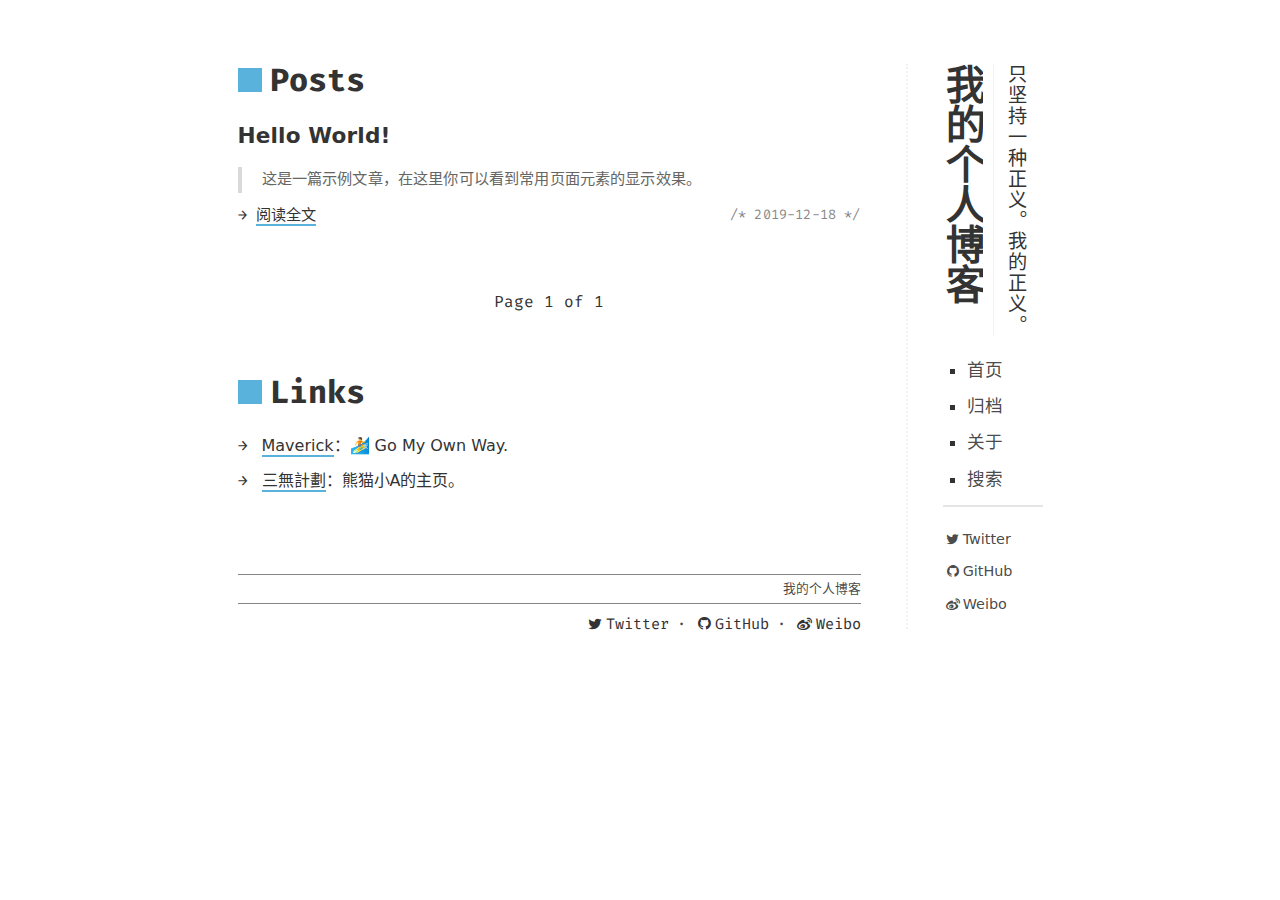
<file: index.html>
<!DOCTYPE HTML>
<html lang="zh-CN">
    <head>
    <meta charset="utf-8">
    <meta http-equiv="X-UA-Compatible" content="IE=edge">
    <meta name="renderer" content="webkit">
    <meta name="HandheldFriendly" content="true">
    <meta name="viewport" content="width=device-width, initial-scale=1, maximum-scale=1">
    <meta name="keywords" content="Maverick,熊猫小A,Galileo,blog" />
    <meta name="generator" content="Maverick 1.1" />
    <meta name="template" content="Galileo" />
    <link rel="alternate" type="application/rss+xml" title="我的个人博客 &raquo; RSS 2.0" href="/feed/index.xml" />
    <link rel="alternate" type="application/atom+xml" title="我的个人博客 &raquo; ATOM 1.0" href="/feed/atom/index.xml" />
    <link rel="stylesheet" href="/assets/galileo-3f2347c2c0.css">
    <link rel="stylesheet" href="/assets/ExSearch/ExSearch-182e5a8868.css">
    <link href="https://fonts.googleapis.com/css?family=Fira+Code&display=swap" rel="stylesheet">
    <script>
        var ExSearchConfig = {
            root: "",
            api: "/d5ba888038de0b0b6b0a66476103bd5f.json"
        }
    </script>
    
<title>我的个人博客</title>
<meta name="author" content="熊猫小A" />
<meta name="description" content="只坚持一种正义。我的正义。" />
<meta property="og:title" content="我的个人博客" />
<meta property="og:description" content="只坚持一种正义。我的正义。" />
<meta property="og:site_name" content="我的个人博客" />
<meta property="og:type" content="website" />
<meta property="og:url" content="/" />
<meta property="og:image" content="我的个人博客" />
<meta name="twitter:title" content="我的个人博客" />
<meta name="twitter:description" content="只坚持一种正义。我的正义。" />
<meta name="twitter:card" content="summary" />
<meta name="twitter:image" content="/logo.png" />


    
<meta http-equiv="x-dns-prefetch-control" content="on">
<link rel="dns-prefetch" href="//cdn.jsdelivr.net" />

    </head>
    
    <body>
        
        <div class="container">
            <header id="ga-header">
                <div first>
                    <aside id="ga-logo">
                        <a href="/" target="_self">
                            <img src="/logo.png" alt="我的个人博客">
                        </a>
                    </aside>
                    <aside id="ga-brand">
                        <h1 class="brand"><a class="no-style" href="/">我的个人博客</a></h1>
                        <p>只坚持一种正义。我的正义。</p>
                    </aside>
                </div>
                <div second id="ga-nav">
                    <nav class="navs">
                        <ul><li><a class="ga-highlight" href="/" target="_self">首页</a></li><span class="separator">·</span><li><a class="ga-highlight" href="/archives/" target="_self">归档</a></li><span class="separator">·</span><li><a class="ga-highlight" href="/about/" target="_self">关于</a></li><span class="separator">·</span><li><a href="#" target="_self" class="search-form-input ga-highlight">搜索</a></li></ul>
                    </nav>
                    <nav class="social-links">
                        <ul><li><a class="no-style" title="Twitter" href="https://twitter.com/AlanDecode" target="_blank"><i class="gi gi-twitter"></i>Twitter</a></li><span class="separator">·</span><li><a class="no-style" title="GitHub" href="https://github.com/AlanDecode" target="_blank"><i class="gi gi-github"></i>GitHub</a></li><span class="separator">·</span><li><a class="no-style" title="Weibo" href="https://weibo.com/5245109677/" target="_blank"><i class="gi gi-weibo"></i>Weibo</a></li></ul>
                    </nav>
                </div>
            </header>
            <div class="wrapper">
                
<main>    
    

<section id="ga-post_list" class="ga-section" data-title="Posts">
    <ul>
        
        <li>
            <article class="yue">
                <h1>Hello World!</h1>
                
                    <blockquote>这是一篇示例文章，在这里你可以看到常用页面元素的显示效果。</blockquote>
                
                <footer>
                    <span class="ga-read_more"><a class="ga-highlight" href="/archives/typography/">阅读全文</a></span>
                    <time class="ga-mono">
                        2019-12-18
                    </time>
                </footer>
            </article>
        </li>
        
    </ul>
</section>

<section class="ga-section ga-mono" id="ga-pager">
    
    <span>Page 1 of 1</span>
    
</section>

<section id="ga-external_links" class="ga-section" data-title="Links">
    <ul>
        
        <li>
            <a class="ga-highlight" target="_blank" href="https://github.com/AlanDecode/Maverick">Maverick</a>：🏄‍ Go My Own Way.
        </li>
        
        <li>
            <a class="ga-highlight" target="_blank" href="https://www.imalan.cn">三無計劃</a>：熊猫小A的主页。
        </li>
        
    </ul>
</section>


</main>

                <footer class="ga-mono" id="ga-footer">
                    <section>
                        <span id="ga-uptime"></span>
                        <span class="brand">我的个人博客</span>
                    </section>
                    <section>
                        <div class="copyright">
                            <span class="footer-addon">
                                
                            </span>
                            <nav class="social-links">
                                <ul><li><a class="no-style" title="Twitter" href="https://twitter.com/AlanDecode" target="_blank"><i class="gi gi-twitter"></i>Twitter</a></li><span class="separator">·</span><li><a class="no-style" title="GitHub" href="https://github.com/AlanDecode" target="_blank"><i class="gi gi-github"></i>GitHub</a></li><span class="separator">·</span><li><a class="no-style" title="Weibo" href="https://weibo.com/5245109677/" target="_blank"><i class="gi gi-weibo"></i>Weibo</a></li></ul>
                            </nav>
                        </div>
                    </section>
                    <script>
                        var site_build_date = "2019-12-18T16:51+08:00"
                    </script>
                    <script src="/assets/galileo-61cf2e8279.js"></script>
                </footer>
            </div>
        </div>
    </div>
        
        
        <div class="pswp" tabindex="-1" role="dialog" aria-hidden="true">
        <div class="pswp__bg"></div>
        <div class="pswp__scroll-wrap">
            <div class="pswp__container">
                <div class="pswp__item"></div>
                <div class="pswp__item"></div>
                <div class="pswp__item"></div>
            </div>
            <div class="pswp__ui pswp__ui--hidden">
                <div class="pswp__top-bar">
                    <div class="pswp__counter"></div>
                    <button class="pswp__button pswp__button--close" title="Close (Esc)"></button>
                    <button class="pswp__button pswp__button--share" title="Share"></button>
                    <button class="pswp__button pswp__button--fs" title="Toggle fullscreen"></button>
                    <button class="pswp__button pswp__button--zoom" title="Zoom in/out"></button>
                    <div class="pswp__preloader">
                        <div class="pswp__preloader__icn">
                          <div class="pswp__preloader__cut">
                            <div class="pswp__preloader__donut"></div>
                          </div>
                        </div>
                    </div>
                </div>
                <div class="pswp__share-modal pswp__share-modal--hidden pswp__single-tap">
                    <div class="pswp__share-tooltip"></div> 
                </div>
                <button class="pswp__button pswp__button--arrow--left" title="Previous (arrow left)">
                </button>
                <button class="pswp__button pswp__button--arrow--right" title="Next (arrow right)">
                </button>
                <div class="pswp__caption">
                    <div class="pswp__caption__center"></div>
                </div>
            </div>
        </div>
    </div>

    <script src="/assets/ExSearch/jquery.min.js"></script>
    <script src="/assets/ExSearch/ExSearch-493cb9cd89.js"></script>
    
    <!--katex-->
    <link rel="stylesheet" href="/assets/katex.min.css">
    <script defer src="/assets/katex.min.js"></script>
    <script>
    mathOpts = {
        delimiters: [
            {left: "$$", right: "$$", display: true},
            {left: "\\[", right: "\\]", display: true},
            {left: "$", right: "$", display: false},
            {left: "\\(", right: "\\)", display: false}
        ]
    };
    </script>
    <script defer src="/assets/auto-render.min.js" onload="renderMathInElement(document.body, mathOpts);"></script>

    
    </body>
</html>
</file>
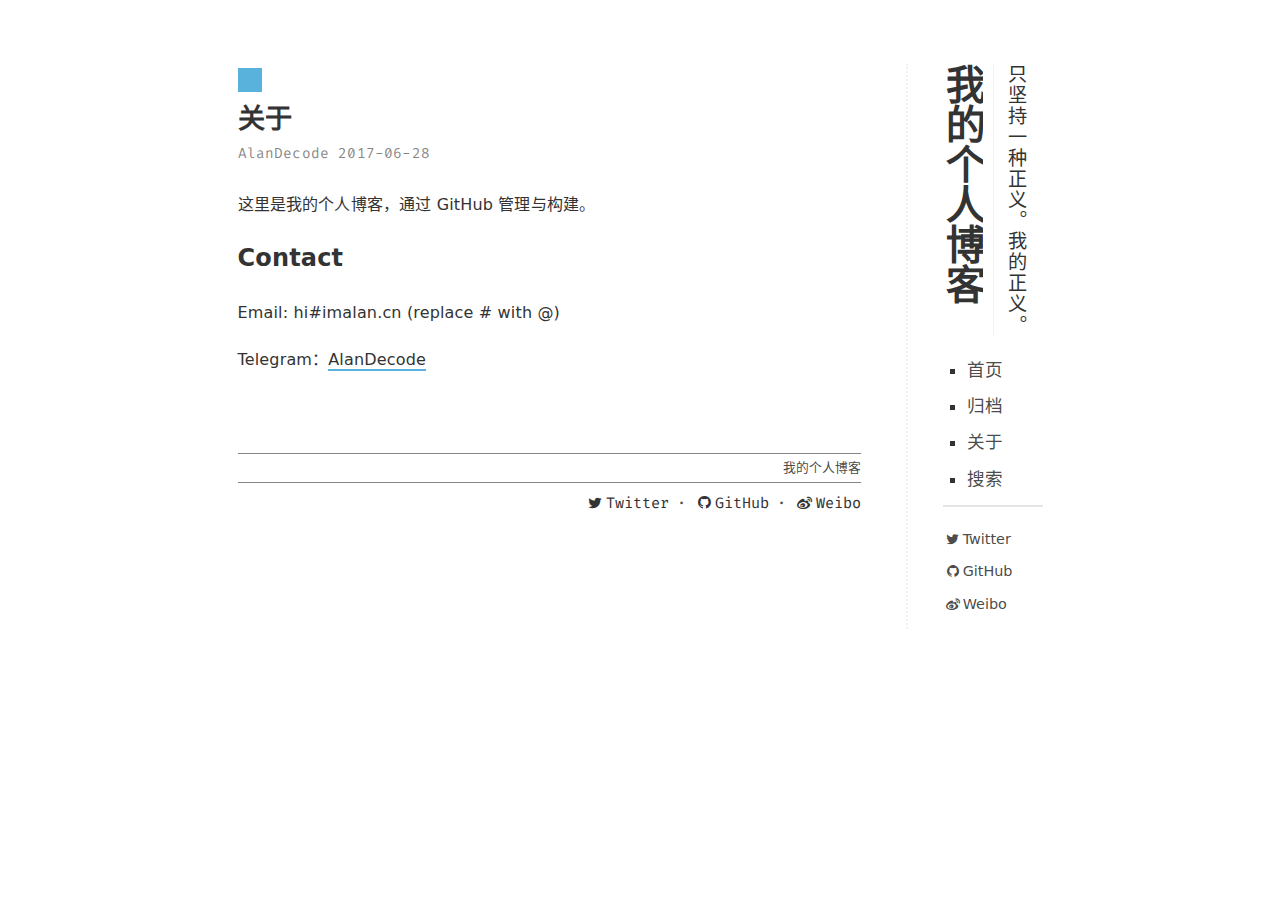
<file: about/index.html>
<!DOCTYPE HTML>
<html lang="zh-CN">
    <head>
    <meta charset="utf-8">
    <meta http-equiv="X-UA-Compatible" content="IE=edge">
    <meta name="renderer" content="webkit">
    <meta name="HandheldFriendly" content="true">
    <meta name="viewport" content="width=device-width, initial-scale=1, maximum-scale=1">
    <meta name="keywords" content="Maverick,熊猫小A,Galileo,blog" />
    <meta name="generator" content="Maverick 1.1" />
    <meta name="template" content="Galileo" />
    <link rel="alternate" type="application/rss+xml" title="我的个人博客 &raquo; RSS 2.0" href="/feed/index.xml" />
    <link rel="alternate" type="application/atom+xml" title="我的个人博客 &raquo; ATOM 1.0" href="/feed/atom/index.xml" />
    <link rel="stylesheet" href="/assets/galileo-3f2347c2c0.css">
    <link rel="stylesheet" href="/assets/ExSearch/ExSearch-182e5a8868.css">
    <link href="https://fonts.googleapis.com/css?family=Fira+Code&display=swap" rel="stylesheet">
    <script>
        var ExSearchConfig = {
            root: "",
            api: "/d5ba888038de0b0b6b0a66476103bd5f.json"
        }
    </script>
    
<title>关于 - 我的个人博客</title>
<meta name="author" content="AlanDecode" />
<meta name="description" content="这里是我的个人博客，通过 GitHub 管理与构建。Contact" />
<meta property="og:title" content="关于 - 我的个人博客" />
<meta property="og:description" content="这里是我的个人博客，通过 GitHub 管理与构建。Contact" />
<meta property="og:site_name" content="我的个人博客" />
<meta property="og:type" content="article" />
<meta property="og:url" content="/about/" />
<meta property="og:image" content="" />
<meta property="article:published_time" content="2017-06-28T17:26:00-00.00" />
<meta name="twitter:title" content="关于 - 我的个人博客" />
<meta name="twitter:description" content="这里是我的个人博客，通过 GitHub 管理与构建。Contact" />
<meta name="twitter:card" content="summary" />
<meta name="twitter:image" content="" />


    
<meta http-equiv="x-dns-prefetch-control" content="on">
<link rel="dns-prefetch" href="//cdn.jsdelivr.net" />

    </head>
    
    <body>
        
        <div class="container">
            <header id="ga-header">
                <div first>
                    <aside id="ga-logo">
                        <a href="/" target="_self">
                            <img src="/logo.png" alt="我的个人博客">
                        </a>
                    </aside>
                    <aside id="ga-brand">
                        <h1 class="brand"><a class="no-style" href="/">我的个人博客</a></h1>
                        <p>只坚持一种正义。我的正义。</p>
                    </aside>
                </div>
                <div second id="ga-nav">
                    <nav class="navs">
                        <ul><li><a class="ga-highlight" href="/" target="_self">首页</a></li><span class="separator">·</span><li><a class="ga-highlight" href="/archives/" target="_self">归档</a></li><span class="separator">·</span><li><a class="ga-highlight" href="/about/" target="_self">关于</a></li><span class="separator">·</span><li><a href="#" target="_self" class="search-form-input ga-highlight">搜索</a></li></ul>
                    </nav>
                    <nav class="social-links">
                        <ul><li><a class="no-style" title="Twitter" href="https://twitter.com/AlanDecode" target="_blank"><i class="gi gi-twitter"></i>Twitter</a></li><span class="separator">·</span><li><a class="no-style" title="GitHub" href="https://github.com/AlanDecode" target="_blank"><i class="gi gi-github"></i>GitHub</a></li><span class="separator">·</span><li><a class="no-style" title="Weibo" href="https://weibo.com/5245109677/" target="_blank"><i class="gi gi-weibo"></i>Weibo</a></li></ul>
                    </nav>
                </div>
            </header>
            <div class="wrapper">
                
<main>    
    <section class="ga-section ga-content">
        <article class="yue">
            <h1 class="ga-post_title">关于</h1>
            <span class="ga-post_meta ga-mono">
                <span>AlanDecode</span>
                <time>
                    2017-06-28
                </time>
                
                
            </span>
            <div class="ga-content_body">
                <p>这里是我的个人博客，通过 GitHub 管理与构建。</p><h2>Contact</h2>
<p>Email: hi#imalan.cn (replace # with @)</p><p>Telegram：<a href="https://t.me/alandecode">AlanDecode</a></p>
            </div>
        </article>
        
    </section>

    

    

</main>

                <footer class="ga-mono" id="ga-footer">
                    <section>
                        <span id="ga-uptime"></span>
                        <span class="brand">我的个人博客</span>
                    </section>
                    <section>
                        <div class="copyright">
                            <span class="footer-addon">
                                
                            </span>
                            <nav class="social-links">
                                <ul><li><a class="no-style" title="Twitter" href="https://twitter.com/AlanDecode" target="_blank"><i class="gi gi-twitter"></i>Twitter</a></li><span class="separator">·</span><li><a class="no-style" title="GitHub" href="https://github.com/AlanDecode" target="_blank"><i class="gi gi-github"></i>GitHub</a></li><span class="separator">·</span><li><a class="no-style" title="Weibo" href="https://weibo.com/5245109677/" target="_blank"><i class="gi gi-weibo"></i>Weibo</a></li></ul>
                            </nav>
                        </div>
                    </section>
                    <script>
                        var site_build_date = "2019-12-18T16:51+08:00"
                    </script>
                    <script src="/assets/galileo-61cf2e8279.js"></script>
                </footer>
            </div>
        </div>
    </div>
        
        
        <div class="pswp" tabindex="-1" role="dialog" aria-hidden="true">
        <div class="pswp__bg"></div>
        <div class="pswp__scroll-wrap">
            <div class="pswp__container">
                <div class="pswp__item"></div>
                <div class="pswp__item"></div>
                <div class="pswp__item"></div>
            </div>
            <div class="pswp__ui pswp__ui--hidden">
                <div class="pswp__top-bar">
                    <div class="pswp__counter"></div>
                    <button class="pswp__button pswp__button--close" title="Close (Esc)"></button>
                    <button class="pswp__button pswp__button--share" title="Share"></button>
                    <button class="pswp__button pswp__button--fs" title="Toggle fullscreen"></button>
                    <button class="pswp__button pswp__button--zoom" title="Zoom in/out"></button>
                    <div class="pswp__preloader">
                        <div class="pswp__preloader__icn">
                          <div class="pswp__preloader__cut">
                            <div class="pswp__preloader__donut"></div>
                          </div>
                        </div>
                    </div>
                </div>
                <div class="pswp__share-modal pswp__share-modal--hidden pswp__single-tap">
                    <div class="pswp__share-tooltip"></div> 
                </div>
                <button class="pswp__button pswp__button--arrow--left" title="Previous (arrow left)">
                </button>
                <button class="pswp__button pswp__button--arrow--right" title="Next (arrow right)">
                </button>
                <div class="pswp__caption">
                    <div class="pswp__caption__center"></div>
                </div>
            </div>
        </div>
    </div>

    <script src="/assets/ExSearch/jquery.min.js"></script>
    <script src="/assets/ExSearch/ExSearch-493cb9cd89.js"></script>
    
    <!--katex-->
    <link rel="stylesheet" href="/assets/katex.min.css">
    <script defer src="/assets/katex.min.js"></script>
    <script>
    mathOpts = {
        delimiters: [
            {left: "$$", right: "$$", display: true},
            {left: "\\[", right: "\\]", display: true},
            {left: "$", right: "$", display: false},
            {left: "\\(", right: "\\)", display: false}
        ]
    };
    </script>
    <script defer src="/assets/auto-render.min.js" onload="renderMathInElement(document.body, mathOpts);"></script>

    
    </body>
</html>
</file>
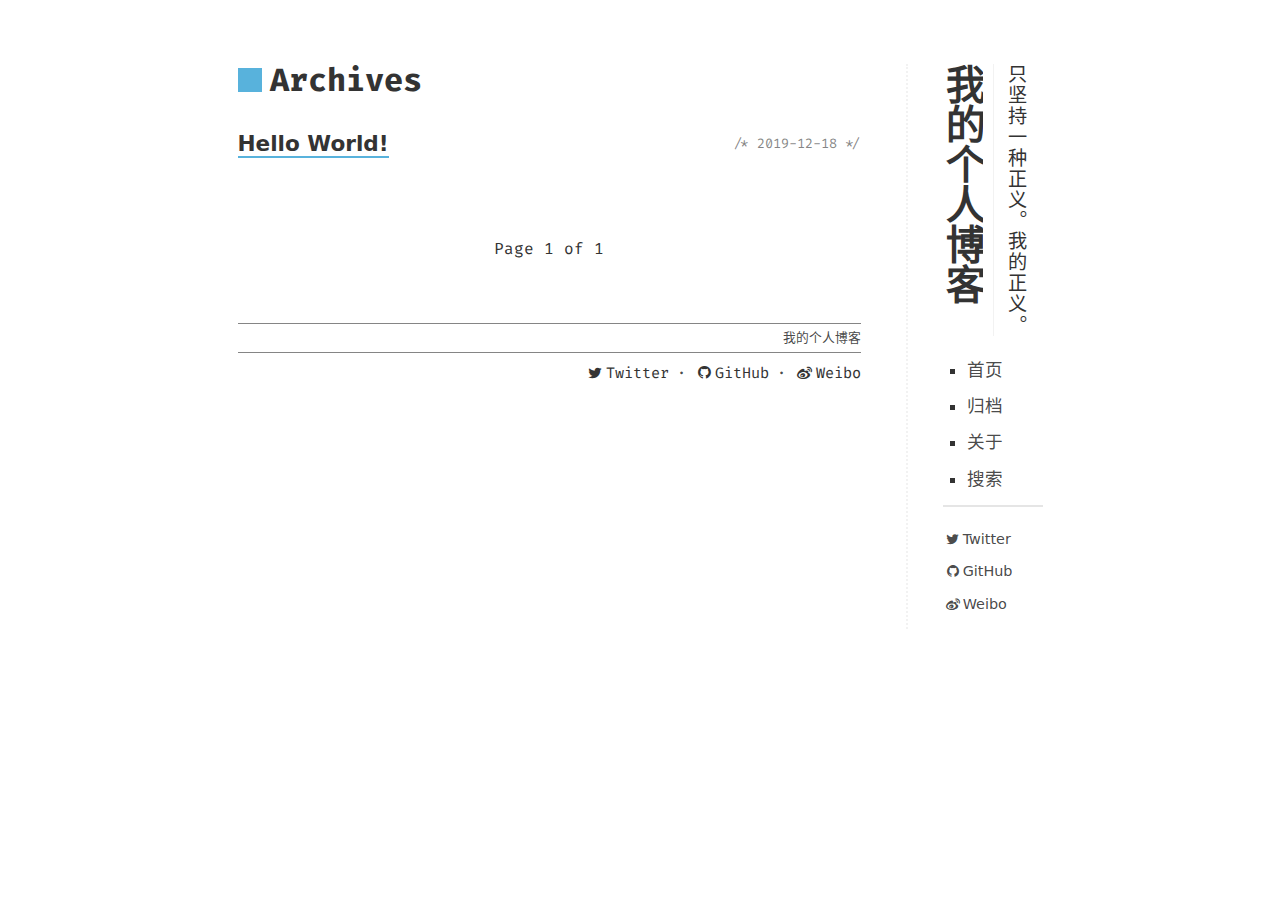
<file: archives/index.html>
<!DOCTYPE HTML>
<html lang="zh-CN">
    <head>
    <meta charset="utf-8">
    <meta http-equiv="X-UA-Compatible" content="IE=edge">
    <meta name="renderer" content="webkit">
    <meta name="HandheldFriendly" content="true">
    <meta name="viewport" content="width=device-width, initial-scale=1, maximum-scale=1">
    <meta name="keywords" content="Maverick,熊猫小A,Galileo,blog" />
    <meta name="generator" content="Maverick 1.1" />
    <meta name="template" content="Galileo" />
    <link rel="alternate" type="application/rss+xml" title="我的个人博客 &raquo; RSS 2.0" href="/feed/index.xml" />
    <link rel="alternate" type="application/atom+xml" title="我的个人博客 &raquo; ATOM 1.0" href="/feed/atom/index.xml" />
    <link rel="stylesheet" href="/assets/galileo-3f2347c2c0.css">
    <link rel="stylesheet" href="/assets/ExSearch/ExSearch-182e5a8868.css">
    <link href="https://fonts.googleapis.com/css?family=Fira+Code&display=swap" rel="stylesheet">
    <script>
        var ExSearchConfig = {
            root: "",
            api: "/d5ba888038de0b0b6b0a66476103bd5f.json"
        }
    </script>
    
<title>归档 - 我的个人博客</title>
<meta name="author" content="熊猫小A" />
<meta name="description" content="只坚持一种正义。我的正义。" />
<meta property="og:title" content="归档 - 我的个人博客" />
<meta property="og:description" content="只坚持一种正义。我的正义。" />
<meta property="og:site_name" content="我的个人博客" />
<meta property="og:type" content="website" />
<meta property="og:url" content="/archives/" />
<meta property="og:image" content="我的个人博客" />
<meta name="twitter:title" content="归档 - 我的个人博客" />
<meta name="twitter:description" content="只坚持一种正义。我的正义。" />
<meta name="twitter:card" content="summary" />
<meta name="twitter:image" content="/logo.png" />


    
<meta http-equiv="x-dns-prefetch-control" content="on">
<link rel="dns-prefetch" href="//cdn.jsdelivr.net" />

    </head>
    
    <body>
        
        <div class="container">
            <header id="ga-header">
                <div first>
                    <aside id="ga-logo">
                        <a href="/" target="_self">
                            <img src="/logo.png" alt="我的个人博客">
                        </a>
                    </aside>
                    <aside id="ga-brand">
                        <h1 class="brand"><a class="no-style" href="/">我的个人博客</a></h1>
                        <p>只坚持一种正义。我的正义。</p>
                    </aside>
                </div>
                <div second id="ga-nav">
                    <nav class="navs">
                        <ul><li><a class="ga-highlight" href="/" target="_self">首页</a></li><span class="separator">·</span><li><a class="ga-highlight" href="/archives/" target="_self">归档</a></li><span class="separator">·</span><li><a class="ga-highlight" href="/about/" target="_self">关于</a></li><span class="separator">·</span><li><a href="#" target="_self" class="search-form-input ga-highlight">搜索</a></li></ul>
                    </nav>
                    <nav class="social-links">
                        <ul><li><a class="no-style" title="Twitter" href="https://twitter.com/AlanDecode" target="_blank"><i class="gi gi-twitter"></i>Twitter</a></li><span class="separator">·</span><li><a class="no-style" title="GitHub" href="https://github.com/AlanDecode" target="_blank"><i class="gi gi-github"></i>GitHub</a></li><span class="separator">·</span><li><a class="no-style" title="Weibo" href="https://weibo.com/5245109677/" target="_blank"><i class="gi gi-weibo"></i>Weibo</a></li></ul>
                    </nav>
                </div>
            </header>
            <div class="wrapper">
                
<main>    
    

<section id="ga-archive_list" class="ga-section" data-title="Archives">
    <ul>
        
        <li>
            <h1><a target="_self" class="ga-highlight" href="/archives/typography/">Hello World!</a></h1>
            <time class="ga-mono">
                2019-12-18
            </time>
        </li>
        
    </ul>
</section>

<section class="ga-section ga-mono" id="ga-pager">
    
    <span>Page 1 of 1</span>
    
</section>


</main>

                <footer class="ga-mono" id="ga-footer">
                    <section>
                        <span id="ga-uptime"></span>
                        <span class="brand">我的个人博客</span>
                    </section>
                    <section>
                        <div class="copyright">
                            <span class="footer-addon">
                                
                            </span>
                            <nav class="social-links">
                                <ul><li><a class="no-style" title="Twitter" href="https://twitter.com/AlanDecode" target="_blank"><i class="gi gi-twitter"></i>Twitter</a></li><span class="separator">·</span><li><a class="no-style" title="GitHub" href="https://github.com/AlanDecode" target="_blank"><i class="gi gi-github"></i>GitHub</a></li><span class="separator">·</span><li><a class="no-style" title="Weibo" href="https://weibo.com/5245109677/" target="_blank"><i class="gi gi-weibo"></i>Weibo</a></li></ul>
                            </nav>
                        </div>
                    </section>
                    <script>
                        var site_build_date = "2019-12-18T16:51+08:00"
                    </script>
                    <script src="/assets/galileo-61cf2e8279.js"></script>
                </footer>
            </div>
        </div>
    </div>
        
        
        <div class="pswp" tabindex="-1" role="dialog" aria-hidden="true">
        <div class="pswp__bg"></div>
        <div class="pswp__scroll-wrap">
            <div class="pswp__container">
                <div class="pswp__item"></div>
                <div class="pswp__item"></div>
                <div class="pswp__item"></div>
            </div>
            <div class="pswp__ui pswp__ui--hidden">
                <div class="pswp__top-bar">
                    <div class="pswp__counter"></div>
                    <button class="pswp__button pswp__button--close" title="Close (Esc)"></button>
                    <button class="pswp__button pswp__button--share" title="Share"></button>
                    <button class="pswp__button pswp__button--fs" title="Toggle fullscreen"></button>
                    <button class="pswp__button pswp__button--zoom" title="Zoom in/out"></button>
                    <div class="pswp__preloader">
                        <div class="pswp__preloader__icn">
                          <div class="pswp__preloader__cut">
                            <div class="pswp__preloader__donut"></div>
                          </div>
                        </div>
                    </div>
                </div>
                <div class="pswp__share-modal pswp__share-modal--hidden pswp__single-tap">
                    <div class="pswp__share-tooltip"></div> 
                </div>
                <button class="pswp__button pswp__button--arrow--left" title="Previous (arrow left)">
                </button>
                <button class="pswp__button pswp__button--arrow--right" title="Next (arrow right)">
                </button>
                <div class="pswp__caption">
                    <div class="pswp__caption__center"></div>
                </div>
            </div>
        </div>
    </div>

    <script src="/assets/ExSearch/jquery.min.js"></script>
    <script src="/assets/ExSearch/ExSearch-493cb9cd89.js"></script>
    
    <!--katex-->
    <link rel="stylesheet" href="/assets/katex.min.css">
    <script defer src="/assets/katex.min.js"></script>
    <script>
    mathOpts = {
        delimiters: [
            {left: "$$", right: "$$", display: true},
            {left: "\\[", right: "\\]", display: true},
            {left: "$", right: "$", display: false},
            {left: "\\(", right: "\\)", display: false}
        ]
    };
    </script>
    <script defer src="/assets/auto-render.min.js" onload="renderMathInElement(document.body, mathOpts);"></script>

    
    </body>
</html>
</file>
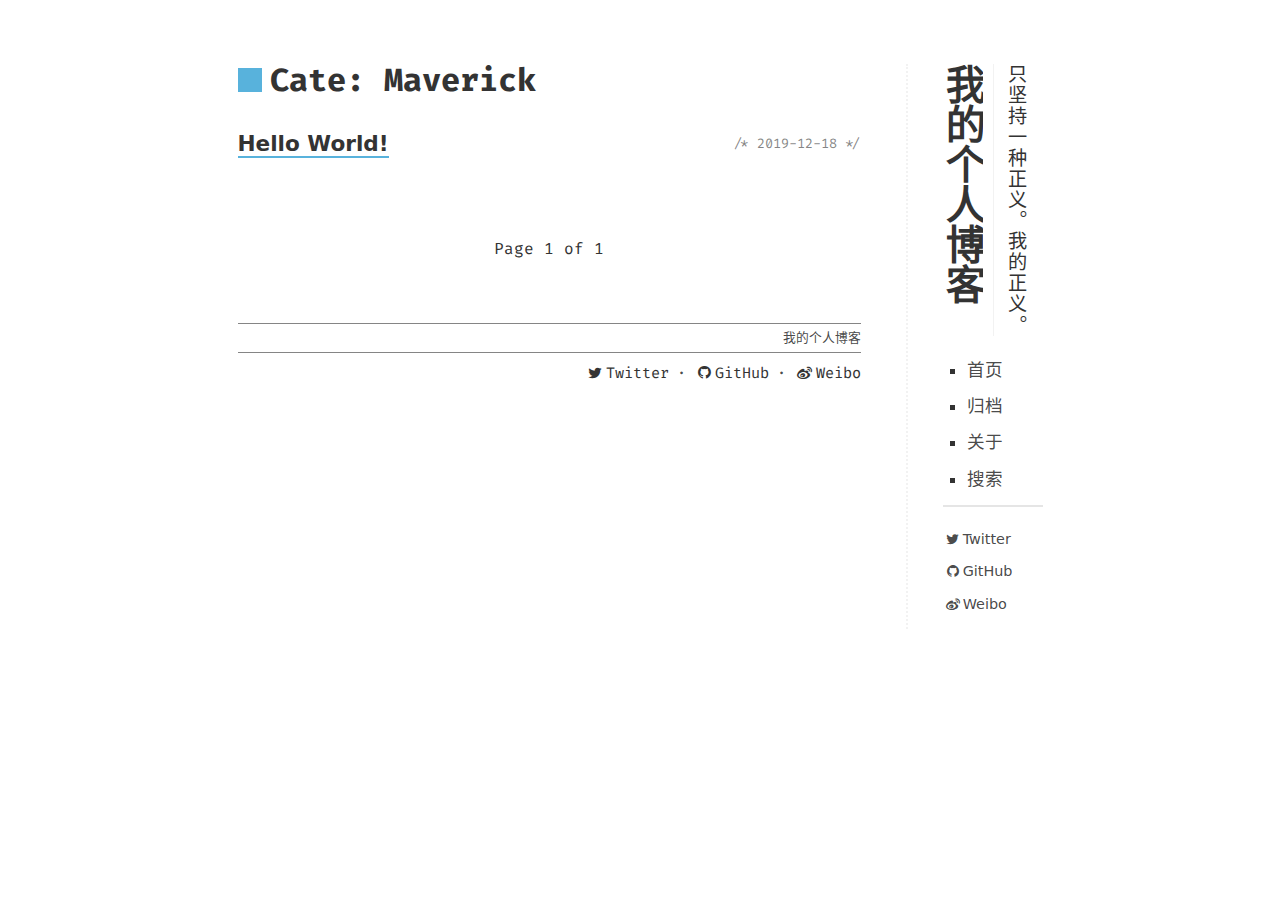
<file: category/Maverick/index.html>
<!DOCTYPE HTML>
<html lang="zh-CN">
    <head>
    <meta charset="utf-8">
    <meta http-equiv="X-UA-Compatible" content="IE=edge">
    <meta name="renderer" content="webkit">
    <meta name="HandheldFriendly" content="true">
    <meta name="viewport" content="width=device-width, initial-scale=1, maximum-scale=1">
    <meta name="keywords" content="Maverick,熊猫小A,Galileo,blog" />
    <meta name="generator" content="Maverick 1.1" />
    <meta name="template" content="Galileo" />
    <link rel="alternate" type="application/rss+xml" title="我的个人博客 &raquo; RSS 2.0" href="/feed/index.xml" />
    <link rel="alternate" type="application/atom+xml" title="我的个人博客 &raquo; ATOM 1.0" href="/feed/atom/index.xml" />
    <link rel="stylesheet" href="/assets/galileo-3f2347c2c0.css">
    <link rel="stylesheet" href="/assets/ExSearch/ExSearch-182e5a8868.css">
    <link href="https://fonts.googleapis.com/css?family=Fira+Code&display=swap" rel="stylesheet">
    <script>
        var ExSearchConfig = {
            root: "",
            api: "/d5ba888038de0b0b6b0a66476103bd5f.json"
        }
    </script>
    
<title>分类: Maverick - 我的个人博客</title>
<meta name="author" content="熊猫小A" />
<meta name="description" content="只坚持一种正义。我的正义。" />
<meta property="og:title" content="分类: Maverick - 我的个人博客" />
<meta property="og:description" content="只坚持一种正义。我的正义。" />
<meta property="og:site_name" content="我的个人博客" />
<meta property="og:type" content="website" />
<meta property="og:url" content="/category/Maverick/" />
<meta property="og:image" content="我的个人博客" />
<meta name="twitter:title" content="分类: Maverick - 我的个人博客" />
<meta name="twitter:description" content="只坚持一种正义。我的正义。" />
<meta name="twitter:card" content="summary" />
<meta name="twitter:image" content="/logo.png" />


    
<meta http-equiv="x-dns-prefetch-control" content="on">
<link rel="dns-prefetch" href="//cdn.jsdelivr.net" />

    </head>
    
    <body>
        
        <div class="container">
            <header id="ga-header">
                <div first>
                    <aside id="ga-logo">
                        <a href="/" target="_self">
                            <img src="/logo.png" alt="我的个人博客">
                        </a>
                    </aside>
                    <aside id="ga-brand">
                        <h1 class="brand"><a class="no-style" href="/">我的个人博客</a></h1>
                        <p>只坚持一种正义。我的正义。</p>
                    </aside>
                </div>
                <div second id="ga-nav">
                    <nav class="navs">
                        <ul><li><a class="ga-highlight" href="/" target="_self">首页</a></li><span class="separator">·</span><li><a class="ga-highlight" href="/archives/" target="_self">归档</a></li><span class="separator">·</span><li><a class="ga-highlight" href="/about/" target="_self">关于</a></li><span class="separator">·</span><li><a href="#" target="_self" class="search-form-input ga-highlight">搜索</a></li></ul>
                    </nav>
                    <nav class="social-links">
                        <ul><li><a class="no-style" title="Twitter" href="https://twitter.com/AlanDecode" target="_blank"><i class="gi gi-twitter"></i>Twitter</a></li><span class="separator">·</span><li><a class="no-style" title="GitHub" href="https://github.com/AlanDecode" target="_blank"><i class="gi gi-github"></i>GitHub</a></li><span class="separator">·</span><li><a class="no-style" title="Weibo" href="https://weibo.com/5245109677/" target="_blank"><i class="gi gi-weibo"></i>Weibo</a></li></ul>
                    </nav>
                </div>
            </header>
            <div class="wrapper">
                
<main>    
    

<section id="ga-archive_list" class="ga-section" data-title="Cate: Maverick">
    <ul>
        
        <li>
            <h1><a target="_self" class="ga-highlight" href="/archives/typography/">Hello World!</a></h1>
            <time class="ga-mono">
                2019-12-18
            </time>
        </li>
        
    </ul>
</section>

<section class="ga-section ga-mono" id="ga-pager">
    
    <span>Page 1 of 1</span>
    
</section>


</main>

                <footer class="ga-mono" id="ga-footer">
                    <section>
                        <span id="ga-uptime"></span>
                        <span class="brand">我的个人博客</span>
                    </section>
                    <section>
                        <div class="copyright">
                            <span class="footer-addon">
                                
                            </span>
                            <nav class="social-links">
                                <ul><li><a class="no-style" title="Twitter" href="https://twitter.com/AlanDecode" target="_blank"><i class="gi gi-twitter"></i>Twitter</a></li><span class="separator">·</span><li><a class="no-style" title="GitHub" href="https://github.com/AlanDecode" target="_blank"><i class="gi gi-github"></i>GitHub</a></li><span class="separator">·</span><li><a class="no-style" title="Weibo" href="https://weibo.com/5245109677/" target="_blank"><i class="gi gi-weibo"></i>Weibo</a></li></ul>
                            </nav>
                        </div>
                    </section>
                    <script>
                        var site_build_date = "2019-12-18T16:51+08:00"
                    </script>
                    <script src="/assets/galileo-61cf2e8279.js"></script>
                </footer>
            </div>
        </div>
    </div>
        
        
        <div class="pswp" tabindex="-1" role="dialog" aria-hidden="true">
        <div class="pswp__bg"></div>
        <div class="pswp__scroll-wrap">
            <div class="pswp__container">
                <div class="pswp__item"></div>
                <div class="pswp__item"></div>
                <div class="pswp__item"></div>
            </div>
            <div class="pswp__ui pswp__ui--hidden">
                <div class="pswp__top-bar">
                    <div class="pswp__counter"></div>
                    <button class="pswp__button pswp__button--close" title="Close (Esc)"></button>
                    <button class="pswp__button pswp__button--share" title="Share"></button>
                    <button class="pswp__button pswp__button--fs" title="Toggle fullscreen"></button>
                    <button class="pswp__button pswp__button--zoom" title="Zoom in/out"></button>
                    <div class="pswp__preloader">
                        <div class="pswp__preloader__icn">
                          <div class="pswp__preloader__cut">
                            <div class="pswp__preloader__donut"></div>
                          </div>
                        </div>
                    </div>
                </div>
                <div class="pswp__share-modal pswp__share-modal--hidden pswp__single-tap">
                    <div class="pswp__share-tooltip"></div> 
                </div>
                <button class="pswp__button pswp__button--arrow--left" title="Previous (arrow left)">
                </button>
                <button class="pswp__button pswp__button--arrow--right" title="Next (arrow right)">
                </button>
                <div class="pswp__caption">
                    <div class="pswp__caption__center"></div>
                </div>
            </div>
        </div>
    </div>

    <script src="/assets/ExSearch/jquery.min.js"></script>
    <script src="/assets/ExSearch/ExSearch-493cb9cd89.js"></script>
    
    <!--katex-->
    <link rel="stylesheet" href="/assets/katex.min.css">
    <script defer src="/assets/katex.min.js"></script>
    <script>
    mathOpts = {
        delimiters: [
            {left: "$$", right: "$$", display: true},
            {left: "\\[", right: "\\]", display: true},
            {left: "$", right: "$", display: false},
            {left: "\\(", right: "\\)", display: false}
        ]
    };
    </script>
    <script defer src="/assets/auto-render.min.js" onload="renderMathInElement(document.body, mathOpts);"></script>

    
    </body>
</html>
</file>
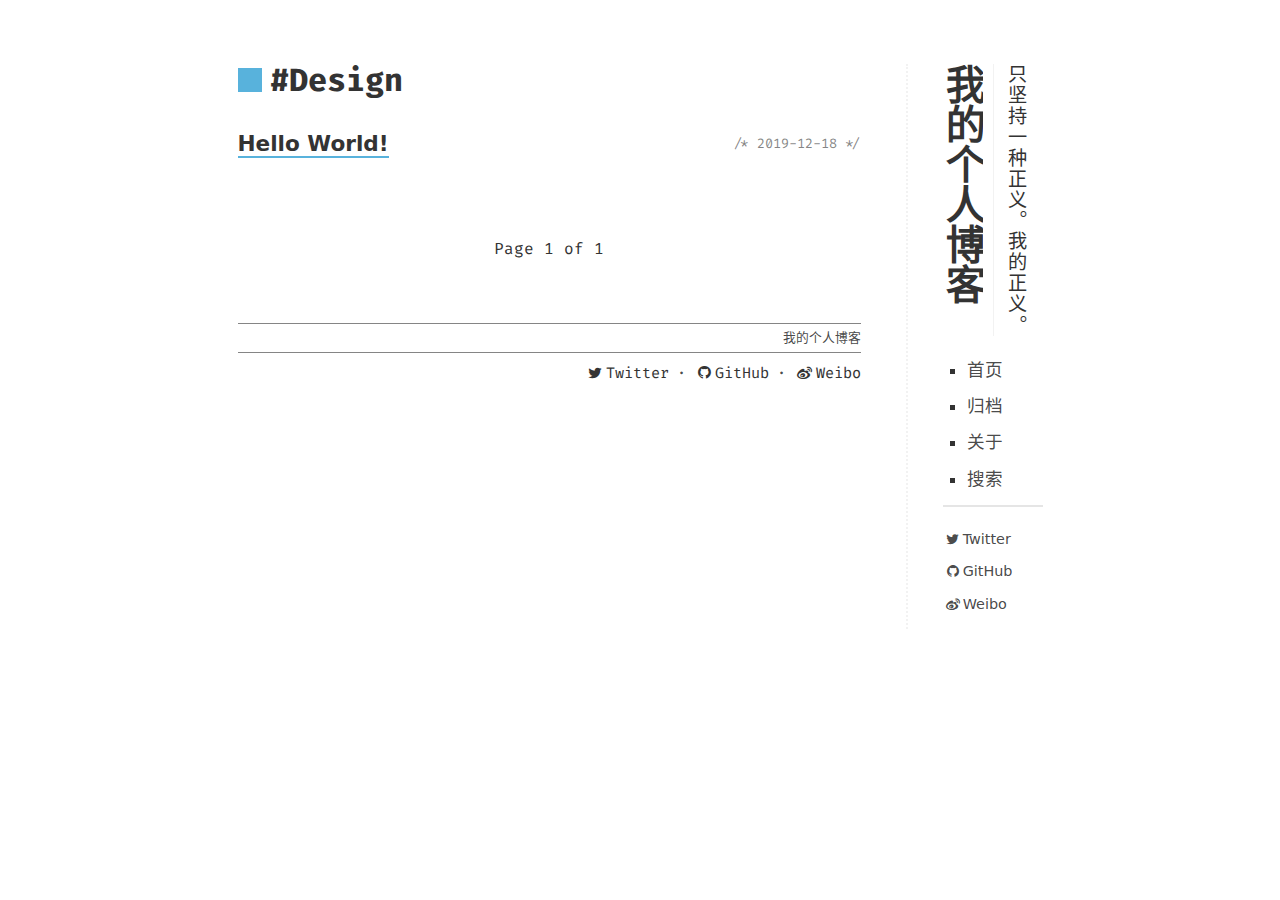
<file: tag/Design/index.html>
<!DOCTYPE HTML>
<html lang="zh-CN">
    <head>
    <meta charset="utf-8">
    <meta http-equiv="X-UA-Compatible" content="IE=edge">
    <meta name="renderer" content="webkit">
    <meta name="HandheldFriendly" content="true">
    <meta name="viewport" content="width=device-width, initial-scale=1, maximum-scale=1">
    <meta name="keywords" content="Maverick,熊猫小A,Galileo,blog" />
    <meta name="generator" content="Maverick 1.1" />
    <meta name="template" content="Galileo" />
    <link rel="alternate" type="application/rss+xml" title="我的个人博客 &raquo; RSS 2.0" href="/feed/index.xml" />
    <link rel="alternate" type="application/atom+xml" title="我的个人博客 &raquo; ATOM 1.0" href="/feed/atom/index.xml" />
    <link rel="stylesheet" href="/assets/galileo-3f2347c2c0.css">
    <link rel="stylesheet" href="/assets/ExSearch/ExSearch-182e5a8868.css">
    <link href="https://fonts.googleapis.com/css?family=Fira+Code&display=swap" rel="stylesheet">
    <script>
        var ExSearchConfig = {
            root: "",
            api: "/d5ba888038de0b0b6b0a66476103bd5f.json"
        }
    </script>
    
<title>标签: Design - 我的个人博客</title>
<meta name="author" content="熊猫小A" />
<meta name="description" content="只坚持一种正义。我的正义。" />
<meta property="og:title" content="标签: Design - 我的个人博客" />
<meta property="og:description" content="只坚持一种正义。我的正义。" />
<meta property="og:site_name" content="我的个人博客" />
<meta property="og:type" content="website" />
<meta property="og:url" content="/tag/Design/" />
<meta property="og:image" content="我的个人博客" />
<meta name="twitter:title" content="标签: Design - 我的个人博客" />
<meta name="twitter:description" content="只坚持一种正义。我的正义。" />
<meta name="twitter:card" content="summary" />
<meta name="twitter:image" content="/logo.png" />


    
<meta http-equiv="x-dns-prefetch-control" content="on">
<link rel="dns-prefetch" href="//cdn.jsdelivr.net" />

    </head>
    
    <body>
        
        <div class="container">
            <header id="ga-header">
                <div first>
                    <aside id="ga-logo">
                        <a href="/" target="_self">
                            <img src="/logo.png" alt="我的个人博客">
                        </a>
                    </aside>
                    <aside id="ga-brand">
                        <h1 class="brand"><a class="no-style" href="/">我的个人博客</a></h1>
                        <p>只坚持一种正义。我的正义。</p>
                    </aside>
                </div>
                <div second id="ga-nav">
                    <nav class="navs">
                        <ul><li><a class="ga-highlight" href="/" target="_self">首页</a></li><span class="separator">·</span><li><a class="ga-highlight" href="/archives/" target="_self">归档</a></li><span class="separator">·</span><li><a class="ga-highlight" href="/about/" target="_self">关于</a></li><span class="separator">·</span><li><a href="#" target="_self" class="search-form-input ga-highlight">搜索</a></li></ul>
                    </nav>
                    <nav class="social-links">
                        <ul><li><a class="no-style" title="Twitter" href="https://twitter.com/AlanDecode" target="_blank"><i class="gi gi-twitter"></i>Twitter</a></li><span class="separator">·</span><li><a class="no-style" title="GitHub" href="https://github.com/AlanDecode" target="_blank"><i class="gi gi-github"></i>GitHub</a></li><span class="separator">·</span><li><a class="no-style" title="Weibo" href="https://weibo.com/5245109677/" target="_blank"><i class="gi gi-weibo"></i>Weibo</a></li></ul>
                    </nav>
                </div>
            </header>
            <div class="wrapper">
                
<main>    
    

<section id="ga-archive_list" class="ga-section" data-title="#Design">
    <ul>
        
        <li>
            <h1><a target="_self" class="ga-highlight" href="/archives/typography/">Hello World!</a></h1>
            <time class="ga-mono" datetime="2019-12-18T16:50:00-00.00">
                2019-12-18
            </time>
        </li>
        
    </ul>
</section>

<section class="ga-section ga-mono" id="ga-pager">
    
    <span>Page 1 of 1</span>
    
</section>


</main>

                <footer class="ga-mono" id="ga-footer">
                    <section>
                        <span id="ga-uptime"></span>
                        <span class="brand">我的个人博客</span>
                    </section>
                    <section>
                        <div class="copyright">
                            <span class="footer-addon">
                                
                            </span>
                            <nav class="social-links">
                                <ul><li><a class="no-style" title="Twitter" href="https://twitter.com/AlanDecode" target="_blank"><i class="gi gi-twitter"></i>Twitter</a></li><span class="separator">·</span><li><a class="no-style" title="GitHub" href="https://github.com/AlanDecode" target="_blank"><i class="gi gi-github"></i>GitHub</a></li><span class="separator">·</span><li><a class="no-style" title="Weibo" href="https://weibo.com/5245109677/" target="_blank"><i class="gi gi-weibo"></i>Weibo</a></li></ul>
                            </nav>
                        </div>
                    </section>
                    <script>
                        var site_build_date = "2019-12-18T16:51+08:00"
                    </script>
                    <script src="/assets/galileo-61cf2e8279.js"></script>
                </footer>
            </div>
        </div>
    </div>
        
        
        <div class="pswp" tabindex="-1" role="dialog" aria-hidden="true">
        <div class="pswp__bg"></div>
        <div class="pswp__scroll-wrap">
            <div class="pswp__container">
                <div class="pswp__item"></div>
                <div class="pswp__item"></div>
                <div class="pswp__item"></div>
            </div>
            <div class="pswp__ui pswp__ui--hidden">
                <div class="pswp__top-bar">
                    <div class="pswp__counter"></div>
                    <button class="pswp__button pswp__button--close" title="Close (Esc)"></button>
                    <button class="pswp__button pswp__button--share" title="Share"></button>
                    <button class="pswp__button pswp__button--fs" title="Toggle fullscreen"></button>
                    <button class="pswp__button pswp__button--zoom" title="Zoom in/out"></button>
                    <div class="pswp__preloader">
                        <div class="pswp__preloader__icn">
                          <div class="pswp__preloader__cut">
                            <div class="pswp__preloader__donut"></div>
                          </div>
                        </div>
                    </div>
                </div>
                <div class="pswp__share-modal pswp__share-modal--hidden pswp__single-tap">
                    <div class="pswp__share-tooltip"></div> 
                </div>
                <button class="pswp__button pswp__button--arrow--left" title="Previous (arrow left)">
                </button>
                <button class="pswp__button pswp__button--arrow--right" title="Next (arrow right)">
                </button>
                <div class="pswp__caption">
                    <div class="pswp__caption__center"></div>
                </div>
            </div>
        </div>
    </div>

    <script src="/assets/ExSearch/jquery.min.js"></script>
    <script src="/assets/ExSearch/ExSearch-493cb9cd89.js"></script>
    
    <!--katex-->
    <link rel="stylesheet" href="/assets/katex.min.css">
    <script defer src="/assets/katex.min.js"></script>
    <script>
    mathOpts = {
        delimiters: [
            {left: "$$", right: "$$", display: true},
            {left: "\\[", right: "\\]", display: true},
            {left: "$", right: "$", display: false},
            {left: "\\(", right: "\\)", display: false}
        ]
    };
    </script>
    <script defer src="/assets/auto-render.min.js" onload="renderMathInElement(document.body, mathOpts);"></script>

    
    </body>
</html>
</file>
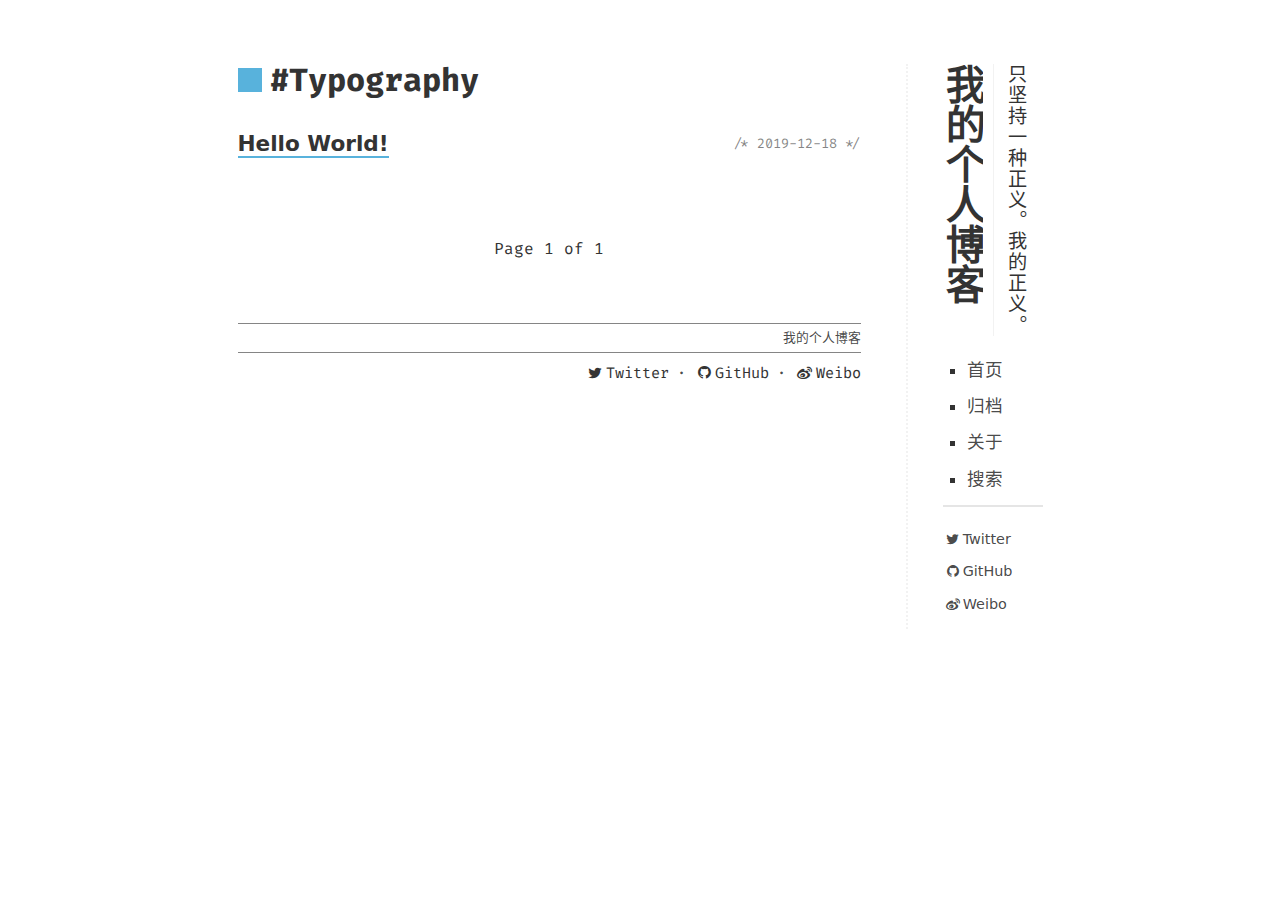
<file: tag/Typography/index.html>
<!DOCTYPE HTML>
<html lang="zh-CN">
    <head>
    <meta charset="utf-8">
    <meta http-equiv="X-UA-Compatible" content="IE=edge">
    <meta name="renderer" content="webkit">
    <meta name="HandheldFriendly" content="true">
    <meta name="viewport" content="width=device-width, initial-scale=1, maximum-scale=1">
    <meta name="keywords" content="Maverick,熊猫小A,Galileo,blog" />
    <meta name="generator" content="Maverick 1.1" />
    <meta name="template" content="Galileo" />
    <link rel="alternate" type="application/rss+xml" title="我的个人博客 &raquo; RSS 2.0" href="/feed/index.xml" />
    <link rel="alternate" type="application/atom+xml" title="我的个人博客 &raquo; ATOM 1.0" href="/feed/atom/index.xml" />
    <link rel="stylesheet" href="/assets/galileo-3f2347c2c0.css">
    <link rel="stylesheet" href="/assets/ExSearch/ExSearch-182e5a8868.css">
    <link href="https://fonts.googleapis.com/css?family=Fira+Code&display=swap" rel="stylesheet">
    <script>
        var ExSearchConfig = {
            root: "",
            api: "/d5ba888038de0b0b6b0a66476103bd5f.json"
        }
    </script>
    
<title>标签: Typography - 我的个人博客</title>
<meta name="author" content="熊猫小A" />
<meta name="description" content="只坚持一种正义。我的正义。" />
<meta property="og:title" content="标签: Typography - 我的个人博客" />
<meta property="og:description" content="只坚持一种正义。我的正义。" />
<meta property="og:site_name" content="我的个人博客" />
<meta property="og:type" content="website" />
<meta property="og:url" content="/tag/Typography/" />
<meta property="og:image" content="我的个人博客" />
<meta name="twitter:title" content="标签: Typography - 我的个人博客" />
<meta name="twitter:description" content="只坚持一种正义。我的正义。" />
<meta name="twitter:card" content="summary" />
<meta name="twitter:image" content="/logo.png" />


    
<meta http-equiv="x-dns-prefetch-control" content="on">
<link rel="dns-prefetch" href="//cdn.jsdelivr.net" />

    </head>
    
    <body>
        
        <div class="container">
            <header id="ga-header">
                <div first>
                    <aside id="ga-logo">
                        <a href="/" target="_self">
                            <img src="/logo.png" alt="我的个人博客">
                        </a>
                    </aside>
                    <aside id="ga-brand">
                        <h1 class="brand"><a class="no-style" href="/">我的个人博客</a></h1>
                        <p>只坚持一种正义。我的正义。</p>
                    </aside>
                </div>
                <div second id="ga-nav">
                    <nav class="navs">
                        <ul><li><a class="ga-highlight" href="/" target="_self">首页</a></li><span class="separator">·</span><li><a class="ga-highlight" href="/archives/" target="_self">归档</a></li><span class="separator">·</span><li><a class="ga-highlight" href="/about/" target="_self">关于</a></li><span class="separator">·</span><li><a href="#" target="_self" class="search-form-input ga-highlight">搜索</a></li></ul>
                    </nav>
                    <nav class="social-links">
                        <ul><li><a class="no-style" title="Twitter" href="https://twitter.com/AlanDecode" target="_blank"><i class="gi gi-twitter"></i>Twitter</a></li><span class="separator">·</span><li><a class="no-style" title="GitHub" href="https://github.com/AlanDecode" target="_blank"><i class="gi gi-github"></i>GitHub</a></li><span class="separator">·</span><li><a class="no-style" title="Weibo" href="https://weibo.com/5245109677/" target="_blank"><i class="gi gi-weibo"></i>Weibo</a></li></ul>
                    </nav>
                </div>
            </header>
            <div class="wrapper">
                
<main>    
    

<section id="ga-archive_list" class="ga-section" data-title="#Typography">
    <ul>
        
        <li>
            <h1><a target="_self" class="ga-highlight" href="/archives/typography/">Hello World!</a></h1>
            <time class="ga-mono" datetime="2019-12-18T16:50:00-00.00">
                2019-12-18
            </time>
        </li>
        
    </ul>
</section>

<section class="ga-section ga-mono" id="ga-pager">
    
    <span>Page 1 of 1</span>
    
</section>


</main>

                <footer class="ga-mono" id="ga-footer">
                    <section>
                        <span id="ga-uptime"></span>
                        <span class="brand">我的个人博客</span>
                    </section>
                    <section>
                        <div class="copyright">
                            <span class="footer-addon">
                                
                            </span>
                            <nav class="social-links">
                                <ul><li><a class="no-style" title="Twitter" href="https://twitter.com/AlanDecode" target="_blank"><i class="gi gi-twitter"></i>Twitter</a></li><span class="separator">·</span><li><a class="no-style" title="GitHub" href="https://github.com/AlanDecode" target="_blank"><i class="gi gi-github"></i>GitHub</a></li><span class="separator">·</span><li><a class="no-style" title="Weibo" href="https://weibo.com/5245109677/" target="_blank"><i class="gi gi-weibo"></i>Weibo</a></li></ul>
                            </nav>
                        </div>
                    </section>
                    <script>
                        var site_build_date = "2019-12-18T16:51+08:00"
                    </script>
                    <script src="/assets/galileo-61cf2e8279.js"></script>
                </footer>
            </div>
        </div>
    </div>
        
        
        <div class="pswp" tabindex="-1" role="dialog" aria-hidden="true">
        <div class="pswp__bg"></div>
        <div class="pswp__scroll-wrap">
            <div class="pswp__container">
                <div class="pswp__item"></div>
                <div class="pswp__item"></div>
                <div class="pswp__item"></div>
            </div>
            <div class="pswp__ui pswp__ui--hidden">
                <div class="pswp__top-bar">
                    <div class="pswp__counter"></div>
                    <button class="pswp__button pswp__button--close" title="Close (Esc)"></button>
                    <button class="pswp__button pswp__button--share" title="Share"></button>
                    <button class="pswp__button pswp__button--fs" title="Toggle fullscreen"></button>
                    <button class="pswp__button pswp__button--zoom" title="Zoom in/out"></button>
                    <div class="pswp__preloader">
                        <div class="pswp__preloader__icn">
                          <div class="pswp__preloader__cut">
                            <div class="pswp__preloader__donut"></div>
                          </div>
                        </div>
                    </div>
                </div>
                <div class="pswp__share-modal pswp__share-modal--hidden pswp__single-tap">
                    <div class="pswp__share-tooltip"></div> 
                </div>
                <button class="pswp__button pswp__button--arrow--left" title="Previous (arrow left)">
                </button>
                <button class="pswp__button pswp__button--arrow--right" title="Next (arrow right)">
                </button>
                <div class="pswp__caption">
                    <div class="pswp__caption__center"></div>
                </div>
            </div>
        </div>
    </div>

    <script src="/assets/ExSearch/jquery.min.js"></script>
    <script src="/assets/ExSearch/ExSearch-493cb9cd89.js"></script>
    
    <!--katex-->
    <link rel="stylesheet" href="/assets/katex.min.css">
    <script defer src="/assets/katex.min.js"></script>
    <script>
    mathOpts = {
        delimiters: [
            {left: "$$", right: "$$", display: true},
            {left: "\\[", right: "\\]", display: true},
            {left: "$", right: "$", display: false},
            {left: "\\(", right: "\\)", display: false}
        ]
    };
    </script>
    <script defer src="/assets/auto-render.min.js" onload="renderMathInElement(document.body, mathOpts);"></script>

    
    </body>
</html>
</file>
<file: assets/ExSearch/ExSearch-182e5a8868.css>
.es-modal-open{position:fixed;width:100%}.ins-search{color:#444;display:none}.ins-search.show{display:block}.ins-search.show .ins-search-container{-webkit-transform:translateY(20px);transform:translateY(20px);opacity:0;-webkit-animation:exsearch-fade-in .3s;animation:exsearch-fade-in .3s;-webkit-animation-fill-mode:forwards;animation-fill-mode:forwards}.ins-search.show::before{content:"";position:fixed;top:0;left:0;width:100%;height:100%;z-index:101;background:rgba(0,0,0,.67)}.ins-selectable{cursor:pointer}.ins-search-container{position:fixed}.ins-input-wrapper{position:relative}.ins-search-input{width:100%;border:none;outline:0;font-size:16px;-webkit-box-shadow:none;box-shadow:none;font-weight:200;border-radius:0;background:#fff;line-height:20px;-webkit-box-sizing:border-box;box-sizing:border-box;padding:12px 28px 12px 20px;border-bottom:1px solid #e2e2e2;font-family:"Microsoft Yahei Light","Microsoft Yahei",Helvetica,Arial,sans-serif}.ins-close{top:50%;-webkit-transform:translateY(-50%);transform:translateY(-50%);right:6px;width:30px;height:30px;font-size:16px;position:absolute;text-align:center;display:-webkit-inline-box;display:-ms-inline-flexbox;display:inline-flex;-webkit-box-pack:center;-ms-flex-pack:center;justify-content:center;-webkit-box-align:center;-ms-flex-align:center;align-items:center}.ins-close:hover{color:#006bde}.ins-search-container{left:50%;top:100px;z-index:101;bottom:100px;-webkit-box-sizing:border-box;box-sizing:border-box;width:540px;margin-left:-270px}@media screen and (max-width:559px),screen and (max-height:479px){.ins-search-container{top:0;left:0;margin:0;width:100%;height:100%;max-height:100vh;background:#f7f7f7}}.ins-section-wrapper{left:0;right:0;top:45px;bottom:0;overflow-y:auto;-webkit-overflow-scrolling:touch;position:absolute}.ins-section-container{position:relative;background:#f7f7f7}.ins-section{font-size:14px;line-height:16px}.ins-section .ins-search-item,.ins-section .ins-section-header{padding:8px 15px}.ins-section .ins-section-header{color:#9a9a9a!important;border-bottom:1px solid #e2e2e2}.ins-section .ins-slug{margin-left:5px;color:#9a9a9a!important}.ins-section .ins-slug::before{content:'('}.ins-section .ins-slug::after{content:')'}.ins-section .ins-search-item .ins-search-preview,.ins-section .ins-search-item div.header{overflow:hidden;white-space:nowrap;text-overflow:ellipsis}.ins-section .ins-search-item div.header .iconfont{margin-right:4px}.ins-section .ins-search-item .ins-search-preview{height:18px;font-size:12px;color:#9a9a9a!important;margin:5px 0 0 20px}.ins-section .ins-search-item.active,.ins-section .ins-search-item:hover{color:#fff!important;background:#006bde}.ins-section .ins-search-item.active .ins-search-preview,.ins-section .ins-search-item.active .ins-slug,.ins-section .ins-search-item:hover .ins-search-preview,.ins-section .ins-search-item:hover .ins-slug{color:#fff!important}.ins-section .ins-search-item .search-keyword{color:#555;font-size:14px;font-weight:700}@-webkit-keyframes exsearch-fade-in{0%{-webkit-transform:translateY(20px);transform:translateY(20px);opacity:0}100%{-webkit-transform:translateY(0);transform:translateY(0);opacity:1}}@keyframes exsearch-fade-in{0%{-webkit-transform:translateY(20px);transform:translateY(20px);opacity:0}100%{-webkit-transform:translateY(0);transform:translateY(0);opacity:1}}@font-face{font-family:iconfont;src:url(iconfont.eot?t=1550575887587);src:url(iconfont.eot?t=1550575887587#iefix) format("embedded-opentype"),url("[data-uri]") format("woff2"),url(iconfont.woff?t=1550575887587) format("woff"),url(iconfont.ttf?t=1550575887587) format("truetype"),url(iconfont.svg?t=1550575887587#iconfont) format("svg")}.iconfont{font-family:iconfont!important;font-size:16px;font-style:normal;-webkit-font-smoothing:antialiased;-moz-osx-font-smoothing:grayscale}.icon-tag:before{content:"\e880"}.icon-folder:before{content:"\e68a"}.icon-close:before{content:"\e62b"}.icon-file:before{content:"\efc0"}
</file>
<file: assets/galileo-3f2347c2c0.css>
@charset "UTF-8";/*! normalize.css v8.0.1 | MIT License | github.com/necolas/normalize.css */html{line-height:1.15;-webkit-text-size-adjust:100%}body{margin:0}main{display:block}h1{font-size:2em;margin:.67em 0}hr{-webkit-box-sizing:content-box;box-sizing:content-box;height:0;overflow:visible}pre{font-family:monospace,monospace;font-size:1em}a{background-color:transparent}abbr[title]{border-bottom:none;text-decoration:underline;-webkit-text-decoration:underline dotted;text-decoration:underline dotted}b,strong{font-weight:bolder}code,kbd,samp{font-family:monospace,monospace;font-size:1em}small{font-size:80%}sub,sup{font-size:75%;line-height:0;position:relative;vertical-align:baseline}sub{bottom:-.25em}sup{top:-.5em}img{border-style:none}button,input,optgroup,select,textarea{font-family:inherit;font-size:100%;line-height:1.15;margin:0}button,input{overflow:visible}button,select{text-transform:none}[type=button],[type=reset],[type=submit],button{-webkit-appearance:button}[type=button]::-moz-focus-inner,[type=reset]::-moz-focus-inner,[type=submit]::-moz-focus-inner,button::-moz-focus-inner{border-style:none;padding:0}[type=button]:-moz-focusring,[type=reset]:-moz-focusring,[type=submit]:-moz-focusring,button:-moz-focusring{outline:1px dotted ButtonText}fieldset{padding:.35em .75em .625em}legend{-webkit-box-sizing:border-box;box-sizing:border-box;color:inherit;display:table;max-width:100%;padding:0;white-space:normal}progress{vertical-align:baseline}textarea{overflow:auto}[type=checkbox],[type=radio]{-webkit-box-sizing:border-box;box-sizing:border-box;padding:0}[type=number]::-webkit-inner-spin-button,[type=number]::-webkit-outer-spin-button{height:auto}[type=search]{-webkit-appearance:textfield;outline-offset:-2px}[type=search]::-webkit-search-decoration{-webkit-appearance:none}::-webkit-file-upload-button{-webkit-appearance:button;font:inherit}details{display:block}summary{display:list-item}template{display:none}[hidden]{display:none}*{-webkit-box-sizing:border-box;box-sizing:border-box}html{font-size:16px;background:#fff}body{color:#333;font-family:-apple-system,system-ui,sans-serif}body .container{width:100%;max-width:660px;margin-left:auto;margin-right:auto;padding-left:20px;padding-right:20px}body .container .wrapper{-webkit-box-ordinal-group:0;-ms-flex-order:-1;order:-1;-webkit-box-flex:1;-ms-flex:1;flex:1}@media screen and (min-width:920px){body .container{max-width:845px;display:-webkit-box;display:-ms-flexbox;display:flex;-webkit-box-orient:horizontal;-webkit-box-direction:normal;-ms-flex-direction:row;flex-direction:row}body .container .wrapper{margin-top:4rem;max-width:623px;min-width:623px}}.ga-mono{font-family:"Fira Code",-apple-system,system-ui,sans-serif}a[no-style]{color:inherit!important;text-decoration:none!important;border:none!important}a[no-style]:hover{background:0 0!important}.brand{white-space:nowrap!important;text-overflow:ellipsis!important;overflow:hidden!important}.yue{line-height:1.7;letter-spacing:.01em}.yue ::-moz-selection{background-color:#58b2dc}.yue ::selection{background-color:#58b2dc}.yue h1{font-size:1.7em;margin:.67em 0}.yue>h1{margin-top:0;font-size:1.7em}.yue h2{font-size:1.5em;margin:.83em 0}.yue h3{font-size:1.17em;margin:1em 0}.yue h4,.yue h5,.yue h6{font-size:1em;margin:1.6em 0 1em 0}.yue h6{font-weight:500}.yue p{margin-top:0;margin-bottom:1.24em}.yue .notice{padding:.5rem;padding-left:.75rem;border-left:solid 4px #fbbc05;background:rgba(0,0,25,.025);margin-bottom:1.24em}.yue a{word-wrap:break-word;color:#333;text-decoration:none;position:relative;border-bottom:2px solid #58b2dc}.yue a:hover{background:#58b2dc}.yue .dplayer-menu .dplayer-menu-item a{border:none;background:0 0}.yue b,.yue strong{font-weight:700;color:#000}.yue em{font-style:italic;color:#000}.yue sup{margin-left:4px}.yue sup>a[href^="#fn"]{display:-webkit-inline-box;display:-ms-inline-flexbox;display:inline-flex;-webkit-box-pack:center;-ms-flex-pack:center;justify-content:center;-webkit-box-align:center;-ms-flex-align:center;align-items:center;width:16px;height:16px;padding:4px;background-color:rgba(0,0,0,.18);color:#fff!important;border-radius:14px;border-bottom:0;font-size:12px;-webkit-text-emphasis:none;text-emphasis:none}.yue sup>a[href^="#fn"]::before{display:none}.yue sup>a[href^="#fn"]:hover{background-color:#333}.yue i{font-style:normal}.yue img{max-width:100%;height:auto;margin:.2em 0;display:block;margin-right:auto;margin-left:auto}.yue a img{border:none}.yue figure{position:relative;clear:both;outline:0;margin:10px 0 30px;padding:0;min-height:100px}.yue figure.pswp-item{cursor:pointer}.yue figure img{display:block;max-width:100%;margin:auto auto 4px;-webkit-box-sizing:border-box;box-sizing:border-box}.yue figure figcaption{position:relative;width:100%;text-align:center;left:0;margin-top:10px;font-weight:400;font-size:14px;color:rgba(51,51,51,.9)}.yue hr{display:block;width:14%;margin:40px auto 34px;border:0 none;border-top:3px solid #dededc}.yue blockquote{margin:0 0 1.64em 0;border-left:3px solid #dadada;padding-left:12px;color:#666664}.yue ol,.yue ul{margin:0 0 24px 6px;padding-left:16px}.yue ul{list-style-type:square}.yue ol{list-style-type:decimal}.yue li{margin-bottom:.2em}.yue li ol,.yue li ul{margin-top:0;margin-bottom:0;margin-left:14px}.yue li ul{list-style-type:disc}.yue li ul ul{list-style-type:circle}.yue li p{margin:.4em 0 .6em}.yue .unstyled{list-style-type:none;margin:0;padding:0}.yue code,.yue tt{color:grey;font-size:.96em;background-color:#f9f9f7;padding:1px 2px;border:1px solid #eee;border-radius:3px;font-family:"Fira Code",-apple-system,system-ui,sans-serif;word-wrap:break-word}.yue pre{margin:1.64em 0;padding:7px;border:none;border-left:3px solid #dadada;padding-left:10px;overflow:auto;line-height:1.5;font-size:.9em;font-family:"Fira Code",-apple-system,system-ui,sans-serif;color:#4c4c4c;background-color:#f9f9f7}.yue pre code,.yue pre tt{color:#4c4c4c;border:none;background:0 0;padding:0}.yue table{width:100%;max-width:100%;border-collapse:collapse;border-spacing:0;margin-bottom:1.5em;font-size:.96em;-webkit-box-sizing:border-box;box-sizing:border-box}.yue td,.yue th{text-align:left;padding:4px 8px 4px 10px;border:1px solid #dadada}.yue td{vertical-align:top}.yue tr:nth-child(even){background-color:#efefee}.yue iframe{display:block;max-width:100%;margin-bottom:30px}.yue figure iframe{margin:auto}.yue table pre{margin:0;padding:0;border:none;background:0 0}@media (min-width:1100px){.yue blockquote{margin-left:-24px;padding-left:20px;border-width:4px}.yue blockquote blockquote{margin-left:0}}.yue .footnotes li a::before{display:none}[lang^=ja] .yue p,[lang^=zh] .yue p{text-justify:inter-ideographic}[lang^=ja] .yue em,[lang^=zh] .yue em{font-style:normal;-webkit-text-emphasis:dot #555;text-emphasis:dot #555;-webkit-text-emphasis-position:under;text-emphasis-position:under right}.highlight .hll{background-color:#ffc}.highlight .c{color:#8f5902;font-style:italic}.highlight .err{color:#a40000;border:1px solid #ef2929}.highlight .g{color:#000}.highlight .k{color:#204a87;font-weight:700}.highlight .l{color:#000}.highlight .n{color:#000}.highlight .o{color:#ce5c00;font-weight:700}.highlight .x{color:#000}.highlight .p{color:#000;font-weight:700}.highlight .cm{color:#8f5902;font-style:italic}.highlight .cp{color:#8f5902;font-style:italic}.highlight .c1{color:#8f5902;font-style:italic}.highlight .cs{color:#8f5902;font-style:italic}.highlight .gd{color:#a40000}.highlight .ge{color:#000;font-style:italic}.highlight .gr{color:#ef2929}.highlight .gh{color:navy;font-weight:700}.highlight .gi{color:#00a000}.highlight .go{color:#000;font-style:italic}.highlight .gp{color:#8f5902}.highlight .gs{color:#000;font-weight:700}.highlight .gu{color:purple;font-weight:700}.highlight .gt{color:#a40000;font-weight:700}.highlight .kc{color:#204a87;font-weight:700}.highlight .kd{color:#204a87;font-weight:700}.highlight .kn{color:#204a87;font-weight:700}.highlight .kp{color:#204a87;font-weight:700}.highlight .kr{color:#204a87;font-weight:700}.highlight .kt{color:#204a87;font-weight:700}.highlight .ld{color:#000}.highlight .m{color:#0000cf;font-weight:700}.highlight .s{color:#4e9a06}.highlight .na{color:#c4a000}.highlight .nb{color:#204a87}.highlight .nc{color:#000}.highlight .no{color:#000}.highlight .nd{color:#5c35cc;font-weight:700}.highlight .ni{color:#ce5c00}.highlight .ne{color:#c00;font-weight:700}.highlight .nf{color:#000}.highlight .nl{color:#f57900}.highlight .nn{color:#000}.highlight .nx{color:#000}.highlight .py{color:#000}.highlight .nt{color:#204a87;font-weight:700}.highlight .nv{color:#000}.highlight .ow{color:#204a87;font-weight:700}.highlight .w{color:#f8f8f8;text-decoration:underline}.highlight .mf{color:#0000cf;font-weight:700}.highlight .mh{color:#0000cf;font-weight:700}.highlight .mi{color:#0000cf;font-weight:700}.highlight .mo{color:#0000cf;font-weight:700}.highlight .sb{color:#4e9a06}.highlight .sc{color:#4e9a06}.highlight .sd{color:#8f5902;font-style:italic}.highlight .s2{color:#4e9a06}.highlight .se{color:#4e9a06}.highlight .sh{color:#4e9a06}.highlight .si{color:#4e9a06}.highlight .sx{color:#4e9a06}.highlight .sr{color:#4e9a06}.highlight .s1{color:#4e9a06}.highlight .ss{color:#4e9a06}.highlight .bp{color:#3465a4}.highlight .vc{color:#000}.highlight .vg{color:#000}.highlight .vi{color:#000}.highlight .il{color:#0000cf;font-weight:700}#ga-header{margin:4rem 0;position:relative}#ga-header::before{content:"";width:100%;position:absolute;height:2px;background:rgba(0,0,0,.05);left:0;bottom:-2rem}@media screen and (max-width:660px){#ga-header::before{width:calc(100% + 40px);left:-20px}}#ga-header div[first]{display:-webkit-box;display:-ms-flexbox;display:flex;-webkit-box-orient:horizontal;-webkit-box-direction:normal;-ms-flex-direction:row;flex-direction:row;-webkit-box-align:start;-ms-flex-align:start;align-items:flex-start}#ga-header div[first] aside#ga-logo a{position:relative;display:block;width:60px;height:60px;margin-right:1rem}#ga-header div[first] aside#ga-logo a img{position:absolute;width:100%;height:100%;-o-object-fit:cover;object-fit:cover}#ga-header div[first] aside#ga-brand{-webkit-box-flex:1;-ms-flex:1;flex:1}#ga-header div[first] aside#ga-brand h1{font-size:1.95rem;margin-top:0;margin-bottom:.5rem}#ga-header div[first] aside#ga-brand h1 a{color:#333;text-decoration:none;display:block}#ga-header div[first] aside#ga-brand p{margin:0;line-height:1.35}#ga-header div[second] nav{font-size:1.1rem}#ga-header div[second] nav.social-links{font-size:.9rem;display:none}#ga-header div[second] nav .separator{display:inline-block;margin:0 8px}#ga-header div[second] nav ul{margin:0;margin-top:1.5rem;list-style:none;padding:0}#ga-header div[second] nav ul li{display:inline}#ga-header div[second] nav a{color:rgba(51,51,51,.9);text-decoration:none;border:none}@media screen and (min-width:920px){#ga-header{position:-webkit-sticky;position:sticky;top:4rem;height:-webkit-max-content;height:-moz-max-content;height:max-content;max-width:137px;width:137px;margin-left:45px;padding-left:35px;border-left:2px dotted rgba(0,0,0,.05)}#ga-header::before{display:none}#ga-header div[first]{-webkit-box-orient:vertical;-webkit-box-direction:normal;-ms-flex-direction:column;flex-direction:column;-webkit-box-align:start;-ms-flex-align:start;align-items:flex-start}#ga-header div[first] aside#ga-logo{display:none}#ga-header div[first] aside#ga-brand{display:-webkit-box;display:-ms-flexbox;display:flex;-webkit-box-orient:horizontal;-webkit-box-direction:normal;-ms-flex-direction:row;flex-direction:row;width:100%;-webkit-box-pack:start;-ms-flex-pack:start;justify-content:flex-start}#ga-header div[first] aside#ga-brand h1{margin-bottom:0;-webkit-writing-mode:vertical-lr;-ms-writing-mode:tb-lr;writing-mode:vertical-lr;font-size:2.5rem;line-height:1}#ga-header div[first] aside#ga-brand p{-webkit-writing-mode:vertical-lr;-ms-writing-mode:tb-lr;writing-mode:vertical-lr;white-space:nowrap;height:-webkit-max-content;height:-moz-max-content;height:max-content;padding-left:10px;margin-left:10px;border-left:1px solid rgba(0,0,0,.05);font-size:1.2rem;letter-spacing:.1em}#ga-header div[second] nav .separator{display:none}#ga-header div[second] nav.social-links{border-top:2px solid rgba(0,0,0,.1);display:block}#ga-header div[second] nav ul{display:block}#ga-header div[second] nav ul li{display:block;margin-bottom:1rem}#ga-header div[second] nav.navs ul{padding-left:1.5rem;list-style:square}#ga-header div[second] nav.navs ul li{display:list-item}}#ga-footer{font-size:.95rem;line-height:1.7;color:rgba(51,51,51,.9)}#ga-footer section:first-child{display:-webkit-box;display:-ms-flexbox;display:flex;-webkit-box-orient:horizontal;-webkit-box-direction:normal;-ms-flex-direction:row;flex-direction:row;-webkit-box-pack:justify;-ms-flex-pack:justify;justify-content:space-between;border:1px solid rgba(51,51,51,.6);border-left:none;border-right:none;margin-bottom:.5rem;font-size:.8rem;padding:.2rem 0}#ga-footer section:nth-child(2){margin-bottom:2rem}#ga-footer section:nth-child(2) p{margin:.05rem 0}#ga-footer .copyright{display:-webkit-box;display:-ms-flexbox;display:flex;-webkit-box-pack:justify;-ms-flex-pack:justify;justify-content:space-between}@media screen and (max-width:767.5px){#ga-footer .copyright{-webkit-box-orient:vertical;-webkit-box-direction:normal;-ms-flex-direction:column;flex-direction:column}}#ga-footer .social-links ul{list-style:none;padding:0;margin:0;display:inline}#ga-footer .social-links ul .separator{display:inline-block;margin:0 8px}#ga-footer .social-links li{display:inline}#ga-footer .social-links li a{color:#333;text-decoration:none}:not(.dplayer) a.ga-highlight{text-decoration:none;position:relative;border-bottom:2px solid #58b2dc}:not(.dplayer) a.ga-highlight:hover{background:#58b2dc}.bili-player{width:100%;border:2px solid rgba(0,0,0,.1)}#bg{position:fixed;left:0;top:0;right:0;bottom:0;background-repeat:no-repeat;background-size:cover;background-position:center;opacity:.04;z-index:-1}.ga-section{position:relative;margin-bottom:5rem;padding-top:2.5rem}.ga-section::before{display:block;content:"";width:1.5rem;height:1.5rem;background:#58b2dc;position:absolute;left:0;top:4px}main>.ga-section::after{content:attr(data-title);font-family:"Fira Code",-apple-system,system-ui,sans-serif;position:absolute;left:2rem;top:0;font-size:2rem;font-weight:700;line-height:1}.ga-section#ga-post_list{margin-bottom:4rem}.ga-section#ga-pager{text-align:center;padding:0;margin-bottom:4rem;font-size:0}.ga-section#ga-pager>*{font-size:1rem}.ga-section#ga-pager::before{display:none}.ga-section#ga-pager a{color:#333;display:inline-block}.ga-section#ga-pager a[prev]{margin-right:.5rem}.ga-section#ga-pager a[next]{margin-left:.5rem}.ga-section#ga-about blockquote,.ga-section#ga-archive_list blockquote,.ga-section#ga-external_links blockquote,.ga-section#ga-post_list blockquote{font-size:.95rem;margin-bottom:.67rem;margin-left:0}.ga-section#ga-about>ul,.ga-section#ga-archive_list>ul,.ga-section#ga-external_links>ul,.ga-section#ga-post_list>ul{list-style:none;padding:0}.ga-section#ga-about>ul>li,.ga-section#ga-archive_list>ul>li,.ga-section#ga-external_links>ul>li,.ga-section#ga-post_list>ul>li{margin-bottom:2rem}.ga-section#ga-about>ul>li h1,.ga-section#ga-archive_list>ul>li h1,.ga-section#ga-external_links>ul>li h1,.ga-section#ga-post_list>ul>li h1{font-size:1.35rem;line-height:1.5}.ga-section#ga-about>ul>li a,.ga-section#ga-archive_list>ul>li a,.ga-section#ga-external_links>ul>li a,.ga-section#ga-post_list>ul>li a{color:#333}.ga-section#ga-about>ul>li footer,.ga-section#ga-archive_list>ul>li footer,.ga-section#ga-external_links>ul>li footer,.ga-section#ga-post_list>ul>li footer{display:-webkit-box;display:-ms-flexbox;display:flex;-webkit-box-orient:horizontal;-webkit-box-direction:normal;-ms-flex-direction:row;flex-direction:row;-webkit-box-pack:justify;-ms-flex-pack:justify;justify-content:space-between;font-size:.95rem}.ga-section#ga-about>ul>li span.ga-read_more::before,.ga-section#ga-archive_list>ul>li span.ga-read_more::before,.ga-section#ga-external_links>ul>li span.ga-read_more::before,.ga-section#ga-post_list>ul>li span.ga-read_more::before{content:"→ ";font-family:"Fira Code",-apple-system,system-ui,sans-serif}.ga-section#ga-about>ul>li time,.ga-section#ga-archive_list>ul>li time,.ga-section#ga-external_links>ul>li time,.ga-section#ga-post_list>ul>li time{color:rgba(51,51,51,.6);font-size:.85rem;white-space:nowrap}.ga-section#ga-about>ul>li time::before,.ga-section#ga-archive_list>ul>li time::before,.ga-section#ga-external_links>ul>li time::before,.ga-section#ga-post_list>ul>li time::before{content:"/* "}.ga-section#ga-about>ul>li time::after,.ga-section#ga-archive_list>ul>li time::after,.ga-section#ga-external_links>ul>li time::after,.ga-section#ga-post_list>ul>li time::after{content:" */"}.ga-section#ga-archive_list{padding-top:3rem}.ga-section#ga-archive_list>ul>li{margin-bottom:1.75rem;display:-webkit-box;display:-ms-flexbox;display:flex;-webkit-box-orient:horizontal;-webkit-box-direction:normal;-ms-flex-direction:row;flex-direction:row;-webkit-box-pack:justify;-ms-flex-pack:justify;justify-content:space-between;-webkit-box-align:center;-ms-flex-align:center;align-items:center}.ga-section#ga-archive_list>ul>li h1{margin:0}@media screen and (max-width:767.5px){.ga-section#ga-archive_list>ul>li{-webkit-box-orient:vertical;-webkit-box-direction:normal;-ms-flex-direction:column;flex-direction:column;-webkit-box-align:start;-ms-flex-align:start;align-items:flex-start;margin-bottom:1.15rem}.ga-section#ga-archive_list>ul>li h1{margin-bottom:.75rem;font-size:1.15rem}}.ga-section#ga-external_links>ul{margin-left:1.5rem}.ga-section#ga-external_links>ul>li{margin-bottom:.5rem;line-height:1.7;position:relative}.ga-section#ga-external_links>ul>li::before{content:"→ ";position:absolute;left:-1.5rem;font-family:"Fira Code",-apple-system,system-ui,sans-serif}.ga-section#ga-external_links>ul>li a{font-size:1rem}main>.ga-content{padding-top:2rem}.ga-content h1.ga-post_title{margin-bottom:0}.ga-content span.ga-post_meta{font-size:.9rem;color:rgba(51,51,51,.6);display:block;margin-bottom:1.5rem;white-space:nowrap;overflow-x:auto}.ga-content span.ga-post_meta span::after{content:" / "}.ga-content span.ga-post_meta span:last-of-type::after{display:none}.ga-content span.ga-post_meta a.category{color:rgba(51,51,51,.6)}.ga-content span.ga-post_meta a.category::before{display:none}.ga-content div#ga-tags{margin-top:1.24rem;font-size:.95rem}.ga-content div#ga-tags span a{color:rgba(51,51,51,.6)}.ga-content div#ga-tags span{display:inline-block;margin-right:.5rem;color:rgba(51,51,51,.6)}.ga-content div.links{display:-webkit-box;display:-ms-flexbox;display:flex;-webkit-box-orient:horizontal;-webkit-box-direction:normal;-ms-flex-flow:row wrap;flex-flow:row wrap;-webkit-box-pack:start;-ms-flex-pack:start;justify-content:flex-start;padding-top:1em;margin-left:-15px;width:calc(100% + 15px);margin-bottom:1.5em}.ga-content div.links .board-item{position:relative;background:#fff;-webkit-box-shadow:0 0 20px 2px rgba(0,0,0,.1);box-shadow:0 0 20px 2px rgba(0,0,0,.1);-webkit-transition:all .3s;transition:all .3s;overflow:hidden;display:-webkit-box;display:-ms-flexbox;display:flex;-webkit-box-orient:vertical;-webkit-box-direction:normal;-ms-flex-flow:column nowrap;flex-flow:column nowrap;-webkit-box-pack:start;-ms-flex-pack:start;justify-content:flex-start;border:none!important;margin-left:15px;margin-bottom:15px}.ga-content div.links .board-item.hover{-webkit-transform:scale(.95);transform:scale(.95)}.ga-content div.links .board-item::before{display:none}@media screen and (min-width:768px){.ga-content div.links .board-item:hover{-webkit-transform:scale(.97);transform:scale(.97);border:none!important}}.ga-content div.links .board-item .board-thumb{position:relative;width:100%;padding-top:100%}.ga-content div.links .board-item .board-thumb img{position:absolute;top:0;left:0;width:100%;height:100%;-o-object-fit:cover;object-fit:cover;margin:0;padding:0;-webkit-transition:.2s ease-in-out opacity;transition:.2s ease-in-out opacity}.lazyload-img .ga-content div.links .board-item .board-thumb img{opacity:0}.ga-content div.links .board-item .board-title{padding:8px 0!important;font-size:1.2em!important;overflow:hidden!important;white-space:nowrap!important;text-align:center!important;color:#333!important;font-weight:700!important;border:none}.ga-content div.links .board-item .board-title:hover{border:none}@media screen and (max-width:767px){.ga-content div.links .board-item{width:calc(33.33333333% - 15px)}}@media screen and (min-width:768px){.ga-content div.links .board-item{width:calc(25% - 15px)}}@media screen and (max-width:450px){.ga-content div.links .board-item{width:calc(50% - 15px)}}@media screen and (max-width:767.5px){.ga-content .ga-content_body>figure{width:calc(100% + 40px);margin-left:-20px}}.ga-content div.photos{display:-webkit-box;display:-ms-flexbox;display:flex;-ms-flex-wrap:wrap;flex-wrap:wrap}.ga-content div.photos figure{margin:2.5px;-webkit-box-flex:1;-ms-flex:1;flex:1}@media screen and (max-width:767px){.ga-content div.photos figure figcaption{display:none}}.ga-content div.photos figure:first-child{margin-left:0}.ga-content div.photos figure:last-child{margin-right:0}.ga-content div.photos figure img{margin:0}.ga-content div.photos figure figcaption{position:absolute;left:0;right:0;bottom:0;width:auto;margin:0;padding:60px 0 10px;color:#fff;background-image:-webkit-gradient(linear,left top,left bottom,color-stop(0,rgba(255,255,255,0)),color-stop(26%,rgba(0,0,0,.03)),color-stop(71%,rgba(0,0,0,.4)),to(rgba(0,0,0,.5)));background-image:linear-gradient(180deg,rgba(255,255,255,0) 0,rgba(0,0,0,.03) 26%,rgba(0,0,0,.4) 71%,rgba(0,0,0,.5));opacity:.6;-webkit-transition:opacity .3s cubic-bezier(.25,.46,.45,.94);transition:opacity .3s cubic-bezier(.25,.46,.45,.94)}.ga-content div.photos figure:hover figcaption{opacity:1}@media screen and (max-width:767.5px){.ga-content div.photos{width:calc(100% + 40px);margin-left:-20px}}.ga-content div.photos+:not(.photos){margin-top:1.24rem}#ga-content_pager{margin-bottom:5rem;display:-webkit-box;display:-ms-flexbox;display:flex;-webkit-box-orient:horizontal;-webkit-box-direction:normal;-ms-flex-direction:row;flex-direction:row;-webkit-box-pack:justify;-ms-flex-pack:justify;justify-content:space-between}#ga-content_pager>div{padding-top:2.5rem;width:calc(50% - 1rem);display:-webkit-box;display:-ms-flexbox;display:flex;-webkit-box-orient:vertical;-webkit-box-direction:normal;-ms-flex-direction:column;flex-direction:column;-webkit-box-pack:start;-ms-flex-pack:start;justify-content:flex-start;-webkit-box-align:center;-ms-flex-align:center;align-items:center;text-align:center;position:relative}#ga-content_pager>div h3{margin:0}#ga-content_pager>div a{display:block;color:#333;font-weight:700;font-size:1.2rem}#ga-content_pager>div p{margin:0;margin-top:.8rem;font-size:1rem;color:rgba(0,0,0,.42);line-height:1.4}#ga-content_pager>div::before{position:absolute;left:50%;-webkit-transform:translateX(-50%);transform:translateX(-50%);top:.4rem;font-size:14px;padding:.2em .5em;color:rgba(0,0,0,.2);border:1px solid rgba(0,0,0,.1);border-radius:4px}#ga-content_pager>div.next::before{content:"Next"}#ga-content_pager>div.next::after{content:"";width:1px;height:calc(100% - 1rem);background:#ddd;position:absolute;right:-1rem;top:.5rem}#ga-content_pager>div.prev::before{content:"Prev"}@media screen and (max-width:767.5px){#ga-content_pager{-webkit-box-orient:vertical;-webkit-box-direction:normal;-ms-flex-direction:column;flex-direction:column}#ga-content_pager>div{width:100%;text-align:left;-webkit-box-align:start;-ms-flex-align:start;align-items:flex-start}#ga-content_pager>div::before{left:0;-webkit-transform:translateX(0);transform:translateX(0)}#ga-content_pager>div::after{display:none}#ga-content_pager>div:first-child{padding-bottom:.8rem;margin-bottom:.8rem;border-bottom:1px solid #ddd}}@media screen and (max-width:767.5px){.ga-section{margin-bottom:3rem}}@font-face{font-family:gi;font-weight:400;font-style:normal}@font-face{font-family:gi;src:url([data-uri]) format("woff"),url([data-uri]) format("truetype")}[class*=" gi-"]:before,[class^=gi-]:before{font-family:gi;font-style:normal;font-weight:400;speak:none;display:inline-block;text-decoration:inherit;width:1em;margin-right:.2em;text-align:center;font-variant:normal;text-transform:none;line-height:1em;margin-left:.2em}.gi-twitter:before{content:'\f099'}.gi-github:before{content:'\f09b'}.gi-instagram:before{content:'\f16d'}.gi-weibo:before{content:'\f18a'}.gi-slack:before{content:'\f198'}/*! PhotoSwipe main CSS by Dmitry Semenov | photoswipe.com | MIT license */.pswp{display:none;position:absolute;width:100%;height:100%;left:0;top:0;overflow:hidden;-ms-touch-action:none;touch-action:none;z-index:1500;-webkit-text-size-adjust:100%;-webkit-backface-visibility:hidden;outline:0}.pswp *{-webkit-box-sizing:border-box;box-sizing:border-box}.pswp img{max-width:none}.pswp--animate_opacity{opacity:.001;will-change:opacity;-webkit-transition:opacity 333ms cubic-bezier(.4,0,.22,1);transition:opacity 333ms cubic-bezier(.4,0,.22,1)}.pswp--open{display:block}.pswp--zoom-allowed .pswp__img{cursor:-webkit-zoom-in;cursor:-moz-zoom-in;cursor:zoom-in}.pswp--zoomed-in .pswp__img{cursor:-webkit-grab;cursor:-moz-grab;cursor:grab}.pswp--dragging .pswp__img{cursor:-webkit-grabbing;cursor:-moz-grabbing;cursor:grabbing}.pswp__bg{position:absolute;left:0;top:0;width:100%;height:100%;background:#000;opacity:0;-webkit-transform:translateZ(0);transform:translateZ(0);-webkit-backface-visibility:hidden;will-change:opacity}.pswp__scroll-wrap{position:absolute;left:0;top:0;width:100%;height:100%;overflow:hidden}.pswp__container,.pswp__zoom-wrap{-ms-touch-action:none;touch-action:none;position:absolute;left:0;right:0;top:0;bottom:0}.pswp__container,.pswp__img{-webkit-user-select:none;-moz-user-select:none;-ms-user-select:none;user-select:none;-webkit-tap-highlight-color:transparent;-webkit-touch-callout:none}.pswp__zoom-wrap{position:absolute;width:100%;-webkit-transform-origin:left top;transform-origin:left top;-webkit-transition:-webkit-transform 333ms cubic-bezier(.4,0,.22,1);transition:-webkit-transform 333ms cubic-bezier(.4,0,.22,1);transition:transform 333ms cubic-bezier(.4,0,.22,1);transition:transform 333ms cubic-bezier(.4,0,.22,1),-webkit-transform 333ms cubic-bezier(.4,0,.22,1)}.pswp__bg{will-change:opacity;-webkit-transition:opacity 333ms cubic-bezier(.4,0,.22,1);transition:opacity 333ms cubic-bezier(.4,0,.22,1)}.pswp--animated-in .pswp__bg,.pswp--animated-in .pswp__zoom-wrap{-webkit-transition:none;transition:none}.pswp__container,.pswp__zoom-wrap{-webkit-backface-visibility:hidden}.pswp__item{position:absolute;left:0;right:0;top:0;bottom:0;overflow:hidden}.pswp__img{position:absolute;width:auto;height:auto;top:0;left:0}.pswp__img--placeholder{-webkit-backface-visibility:hidden}.pswp__img--placeholder--blank{background:#222}.pswp--ie .pswp__img{width:100%!important;height:auto!important;left:0;top:0}.pswp__error-msg{position:absolute;left:0;top:50%;width:100%;text-align:center;font-size:14px;line-height:16px;margin-top:-8px;color:#ccc}.pswp__error-msg a{color:#ccc;text-decoration:underline}/*! PhotoSwipe Default UI CSS by Dmitry Semenov | photoswipe.com | MIT license */.pswp__button{width:44px;height:44px;position:relative;background:0 0;cursor:pointer;overflow:visible;-webkit-appearance:none;display:block;border:0;padding:0;margin:0;float:right;opacity:.75;-webkit-transition:opacity .2s;transition:opacity .2s;-webkit-box-shadow:none;box-shadow:none}.pswp__button:focus,.pswp__button:hover{opacity:1}.pswp__button:active{outline:0;opacity:.9}.pswp__button::-moz-focus-inner{padding:0;border:0}.pswp__ui--over-close .pswp__button--close{opacity:1}.pswp__button,.pswp__button--arrow--left:before,.pswp__button--arrow--right:before{background:url(default-skin.png) 0 0 no-repeat;background-size:264px 88px;width:44px;height:44px}@media (-webkit-min-device-pixel-ratio:1.1),(-webkit-min-device-pixel-ratio:1.09375),(min-resolution:105dpi),(min-resolution:1.1dppx){.pswp--svg .pswp__button,.pswp--svg .pswp__button--arrow--left:before,.pswp--svg .pswp__button--arrow--right:before{background-image:url(default-skin.svg)}.pswp--svg .pswp__button--arrow--left,.pswp--svg .pswp__button--arrow--right{background:0 0}}.pswp__button--close{background-position:0 -44px}.pswp__button--share{background-position:-44px -44px}.pswp__button--fs{display:none}.pswp--supports-fs .pswp__button--fs{display:block}.pswp--fs .pswp__button--fs{background-position:-44px 0}.pswp__button--zoom{display:none;background-position:-88px 0}.pswp--zoom-allowed .pswp__button--zoom{display:block}.pswp--zoomed-in .pswp__button--zoom{background-position:-132px 0}.pswp--touch .pswp__button--arrow--left,.pswp--touch .pswp__button--arrow--right{visibility:hidden}.pswp__button--arrow--left,.pswp__button--arrow--right{background:0 0;top:50%;margin-top:-50px;width:70px;height:100px;position:absolute}.pswp__button--arrow--left{left:0}.pswp__button--arrow--right{right:0}.pswp__button--arrow--left:before,.pswp__button--arrow--right:before{content:'';top:35px;background-color:rgba(0,0,0,.3);height:30px;width:32px;position:absolute}.pswp__button--arrow--left:before{left:6px;background-position:-138px -44px}.pswp__button--arrow--right:before{right:6px;background-position:-94px -44px}.pswp__counter,.pswp__share-modal{-webkit-user-select:none;-moz-user-select:none;-ms-user-select:none;user-select:none}.pswp__share-modal{display:block;background:rgba(0,0,0,.5);width:100%;height:100%;top:0;left:0;padding:10px;position:absolute;z-index:1600;opacity:0;-webkit-transition:opacity .25s ease-out;transition:opacity .25s ease-out;-webkit-backface-visibility:hidden;will-change:opacity}.pswp__share-modal--hidden{display:none}.pswp__share-tooltip{z-index:1620;position:absolute;background:#fff;top:56px;border-radius:2px;display:block;width:auto;right:44px;-webkit-box-shadow:0 2px 5px rgba(0,0,0,.25);box-shadow:0 2px 5px rgba(0,0,0,.25);-webkit-transform:translateY(6px);transform:translateY(6px);-webkit-transition:-webkit-transform .25s;transition:-webkit-transform .25s;transition:transform .25s;transition:transform .25s,-webkit-transform .25s;-webkit-backface-visibility:hidden;will-change:transform}.pswp__share-tooltip a{display:block;padding:8px 12px;color:#000;text-decoration:none;font-size:14px;line-height:18px}.pswp__share-tooltip a:hover{text-decoration:none;color:#000}.pswp__share-tooltip a:first-child{border-radius:2px 2px 0 0}.pswp__share-tooltip a:last-child{border-radius:0 0 2px 2px}.pswp__share-modal--fade-in{opacity:1}.pswp__share-modal--fade-in .pswp__share-tooltip{-webkit-transform:translateY(0);transform:translateY(0)}.pswp--touch .pswp__share-tooltip a{padding:16px 12px}a.pswp__share--facebook:before{content:'';display:block;width:0;height:0;position:absolute;top:-12px;right:15px;border:6px solid transparent;border-bottom-color:#fff;-webkit-pointer-events:none;-moz-pointer-events:none;pointer-events:none}a.pswp__share--facebook:hover{background:#3e5c9a;color:#fff}a.pswp__share--facebook:hover:before{border-bottom-color:#3e5c9a}a.pswp__share--twitter:hover{background:#55acee;color:#fff}a.pswp__share--pinterest:hover{background:#ccc;color:#ce272d}a.pswp__share--download:hover{background:#ddd}.pswp__counter{position:absolute;left:0;top:0;height:44px;font-size:13px;line-height:44px;color:#fff;opacity:.75;padding:0 10px}.pswp__caption{position:absolute;left:0;bottom:0;width:100%;min-height:44px}.pswp__caption small{font-size:11px;color:#bbb}.pswp__caption__center{text-align:left;max-width:420px;margin:0 auto;font-size:13px;padding:10px;line-height:20px;color:#ccc}.pswp__caption--empty{display:none}.pswp__caption--fake{visibility:hidden}.pswp__preloader{width:44px;height:44px;position:absolute;top:0;left:50%;margin-left:-22px;opacity:0;-webkit-transition:opacity .25s ease-out;transition:opacity .25s ease-out;will-change:opacity;direction:ltr}.pswp__preloader__icn{width:20px;height:20px;margin:12px}.pswp__preloader--active{opacity:1}.pswp__preloader--active .pswp__preloader__icn{background:url(preloader.gif) 0 0 no-repeat}.pswp--css_animation .pswp__preloader--active{opacity:1}.pswp--css_animation .pswp__preloader--active .pswp__preloader__icn{-webkit-animation:clockwise .5s linear infinite;animation:clockwise .5s linear infinite}.pswp--css_animation .pswp__preloader--active .pswp__preloader__donut{-webkit-animation:donut-rotate 1s cubic-bezier(.4,0,.22,1) infinite;animation:donut-rotate 1s cubic-bezier(.4,0,.22,1) infinite}.pswp--css_animation .pswp__preloader__icn{background:0 0;opacity:.75;width:14px;height:14px;position:absolute;left:15px;top:15px;margin:0}.pswp--css_animation .pswp__preloader__cut{position:relative;width:7px;height:14px;overflow:hidden}.pswp--css_animation .pswp__preloader__donut{-webkit-box-sizing:border-box;box-sizing:border-box;width:14px;height:14px;border:2px solid #fff;border-radius:50%;border-left-color:transparent;border-bottom-color:transparent;position:absolute;top:0;left:0;background:0 0;margin:0}@media screen and (max-width:1024px){.pswp__preloader{position:relative;left:auto;top:auto;margin:0;float:right}}@-webkit-keyframes clockwise{0%{-webkit-transform:rotate(0);transform:rotate(0)}100%{-webkit-transform:rotate(360deg);transform:rotate(360deg)}}@keyframes clockwise{0%{-webkit-transform:rotate(0);transform:rotate(0)}100%{-webkit-transform:rotate(360deg);transform:rotate(360deg)}}@-webkit-keyframes donut-rotate{0%{-webkit-transform:rotate(0);transform:rotate(0)}50%{-webkit-transform:rotate(-140deg);transform:rotate(-140deg)}100%{-webkit-transform:rotate(0);transform:rotate(0)}}@keyframes donut-rotate{0%{-webkit-transform:rotate(0);transform:rotate(0)}50%{-webkit-transform:rotate(-140deg);transform:rotate(-140deg)}100%{-webkit-transform:rotate(0);transform:rotate(0)}}.pswp__ui{-webkit-font-smoothing:auto;visibility:visible;opacity:1;z-index:1550}.pswp__top-bar{position:absolute;left:0;top:0;height:44px;width:100%}.pswp--has_mouse .pswp__button--arrow--left,.pswp--has_mouse .pswp__button--arrow--right,.pswp__caption,.pswp__top-bar{-webkit-backface-visibility:hidden;will-change:opacity;-webkit-transition:opacity 333ms cubic-bezier(.4,0,.22,1);transition:opacity 333ms cubic-bezier(.4,0,.22,1)}.pswp--has_mouse .pswp__button--arrow--left,.pswp--has_mouse .pswp__button--arrow--right{visibility:visible}.pswp__caption,.pswp__top-bar{background-color:rgba(0,0,0,.5)}.pswp__ui--fit .pswp__caption,.pswp__ui--fit .pswp__top-bar{background-color:rgba(0,0,0,.3)}.pswp__ui--idle .pswp__top-bar{opacity:0}.pswp__ui--idle .pswp__button--arrow--left,.pswp__ui--idle .pswp__button--arrow--right{opacity:0}.pswp__ui--hidden .pswp__button--arrow--left,.pswp__ui--hidden .pswp__button--arrow--right,.pswp__ui--hidden .pswp__caption,.pswp__ui--hidden .pswp__top-bar{opacity:.001}.pswp__ui--one-slide .pswp__button--arrow--left,.pswp__ui--one-slide .pswp__button--arrow--right,.pswp__ui--one-slide .pswp__counter{display:none}.pswp__element--disabled{display:none!important}.pswp--minimal--dark .pswp__top-bar{background:0 0}button[data-balloon]{overflow:visible}[data-balloon]{position:relative;cursor:pointer}[data-balloon]:after{font-family:sans-serif!important;font-weight:400!important;font-style:normal!important;text-shadow:none!important;font-size:12px!important;background:rgba(18,18,18,.9);border-radius:4px;color:#fff;content:attr(data-balloon);padding:.5em 1em;white-space:nowrap}[data-balloon]:after,[data-balloon]:before{-moz-opacity:0;-khtml-opacity:0;opacity:0;pointer-events:none;-webkit-transition:all .18s ease-out .18s;transition:all .18s ease-out .18s;position:absolute;z-index:10}[data-balloon]:before{background:no-repeat url("data:image/svg+xml;charset=utf-8,%3Csvg xmlns='http://www.w3.org/2000/svg' width='36' height='12'%3E%3Cpath fill='rgba(17, 17, 17, 0.9)' d='M2.658 0h32.004c-6 0-11.627 12.002-16.002 12.002C14.285 12.002 8.594 0 2.658 0z'/%3E%3C/svg%3E");background-size:100% auto;width:18px;height:6px;content:""}[data-balloon]:hover:after,[data-balloon]:hover:before,[data-balloon][data-balloon-visible]:after,[data-balloon][data-balloon-visible]:before{-moz-opacity:1;-khtml-opacity:1;opacity:1;pointer-events:auto}[data-balloon].font-awesome:after{font-family:FontAwesome}[data-balloon][data-balloon-break]:after{white-space:pre}[data-balloon][data-balloon-blunt]:after,[data-balloon][data-balloon-blunt]:before{-webkit-transition:none;transition:none}[data-balloon][data-balloon-pos=up]:after{margin-bottom:11px}[data-balloon][data-balloon-pos=up]:after,[data-balloon][data-balloon-pos=up]:before{bottom:100%;left:50%;-webkit-transform:translate(-50%,10px);transform:translate(-50%,10px);-webkit-transform-origin:top;transform-origin:top}[data-balloon][data-balloon-pos=up]:before{margin-bottom:5px}[data-balloon][data-balloon-pos=up]:hover:after,[data-balloon][data-balloon-pos=up]:hover:before,[data-balloon][data-balloon-pos=up][data-balloon-visible]:after,[data-balloon][data-balloon-pos=up][data-balloon-visible]:before{-webkit-transform:translate(-50%);transform:translate(-50%)}[data-balloon][data-balloon-pos=up-left]:after{left:0;margin-bottom:11px}[data-balloon][data-balloon-pos=up-left]:after,[data-balloon][data-balloon-pos=up-left]:before{bottom:100%;-webkit-transform:translateY(10px);transform:translateY(10px);-webkit-transform-origin:top;transform-origin:top}[data-balloon][data-balloon-pos=up-left]:before{left:5px;margin-bottom:5px}[data-balloon][data-balloon-pos=up-left]:hover:after,[data-balloon][data-balloon-pos=up-left]:hover:before,[data-balloon][data-balloon-pos=up-left][data-balloon-visible]:after,[data-balloon][data-balloon-pos=up-left][data-balloon-visible]:before{-webkit-transform:translate(0);transform:translate(0)}[data-balloon][data-balloon-pos=up-right]:after{right:0;margin-bottom:11px}[data-balloon][data-balloon-pos=up-right]:after,[data-balloon][data-balloon-pos=up-right]:before{bottom:100%;-webkit-transform:translateY(10px);transform:translateY(10px);-webkit-transform-origin:top;transform-origin:top}[data-balloon][data-balloon-pos=up-right]:before{right:5px;margin-bottom:5px}[data-balloon][data-balloon-pos=up-right]:hover:after,[data-balloon][data-balloon-pos=up-right]:hover:before,[data-balloon][data-balloon-pos=up-right][data-balloon-visible]:after,[data-balloon][data-balloon-pos=up-right][data-balloon-visible]:before{-webkit-transform:translate(0);transform:translate(0)}[data-balloon][data-balloon-pos=down]:after{margin-top:11px}[data-balloon][data-balloon-pos=down]:after,[data-balloon][data-balloon-pos=down]:before{left:50%;top:100%;-webkit-transform:translate(-50%,-10px);transform:translate(-50%,-10px)}[data-balloon][data-balloon-pos=down]:before{background:no-repeat url("data:image/svg+xml;charset=utf-8,%3Csvg xmlns='http://www.w3.org/2000/svg' width='36' height='12'%3E%3Cpath fill='rgba(17, 17, 17, 0.9)' d='M33.342 12H1.338c6 0 11.627-12.002 16.002-12.002C21.715-.002 27.406 12 33.342 12z'/%3E%3C/svg%3E");background-size:100% auto;width:18px;height:6px;margin-top:5px}[data-balloon][data-balloon-pos=down]:hover:after,[data-balloon][data-balloon-pos=down]:hover:before,[data-balloon][data-balloon-pos=down][data-balloon-visible]:after,[data-balloon][data-balloon-pos=down][data-balloon-visible]:before{-webkit-transform:translate(-50%);transform:translate(-50%)}[data-balloon][data-balloon-pos=down-left]:after{left:0;margin-top:11px;top:100%;-webkit-transform:translateY(-10px);transform:translateY(-10px)}[data-balloon][data-balloon-pos=down-left]:before{background:no-repeat url("data:image/svg+xml;charset=utf-8,%3Csvg xmlns='http://www.w3.org/2000/svg' width='36' height='12'%3E%3Cpath fill='rgba(17, 17, 17, 0.9)' d='M33.342 12H1.338c6 0 11.627-12.002 16.002-12.002C21.715-.002 27.406 12 33.342 12z'/%3E%3C/svg%3E");background-size:100% auto;width:18px;height:6px;left:5px;margin-top:5px;top:100%;-webkit-transform:translateY(-10px);transform:translateY(-10px)}[data-balloon][data-balloon-pos=down-left]:hover:after,[data-balloon][data-balloon-pos=down-left]:hover:before,[data-balloon][data-balloon-pos=down-left][data-balloon-visible]:after,[data-balloon][data-balloon-pos=down-left][data-balloon-visible]:before{-webkit-transform:translate(0);transform:translate(0)}[data-balloon][data-balloon-pos=down-right]:after{right:0;margin-top:11px;top:100%;-webkit-transform:translateY(-10px);transform:translateY(-10px)}[data-balloon][data-balloon-pos=down-right]:before{background:no-repeat url("data:image/svg+xml;charset=utf-8,%3Csvg xmlns='http://www.w3.org/2000/svg' width='36' height='12'%3E%3Cpath fill='rgba(17, 17, 17, 0.9)' d='M33.342 12H1.338c6 0 11.627-12.002 16.002-12.002C21.715-.002 27.406 12 33.342 12z'/%3E%3C/svg%3E");background-size:100% auto;width:18px;height:6px;right:5px;margin-top:5px;top:100%;-webkit-transform:translateY(-10px);transform:translateY(-10px)}[data-balloon][data-balloon-pos=down-right]:hover:after,[data-balloon][data-balloon-pos=down-right]:hover:before,[data-balloon][data-balloon-pos=down-right][data-balloon-visible]:after,[data-balloon][data-balloon-pos=down-right][data-balloon-visible]:before{-webkit-transform:translate(0);transform:translate(0)}[data-balloon][data-balloon-pos=left]:after{margin-right:11px;right:100%;top:50%;-webkit-transform:translate(10px,-50%);transform:translate(10px,-50%)}[data-balloon][data-balloon-pos=left]:before{background:no-repeat url("data:image/svg+xml;charset=utf-8,%3Csvg xmlns='http://www.w3.org/2000/svg' width='12' height='36'%3E%3Cpath fill='rgba(17, 17, 17, 0.9)' d='M0 33.342V1.338c0 6 12.002 11.627 12.002 16.002C12.002 21.715 0 27.406 0 33.342z'/%3E%3C/svg%3E");background-size:100% auto;width:6px;height:18px;margin-right:5px;right:100%;top:50%;-webkit-transform:translate(10px,-50%);transform:translate(10px,-50%)}[data-balloon][data-balloon-pos=left]:hover:after,[data-balloon][data-balloon-pos=left]:hover:before,[data-balloon][data-balloon-pos=left][data-balloon-visible]:after,[data-balloon][data-balloon-pos=left][data-balloon-visible]:before{-webkit-transform:translateY(-50%);transform:translateY(-50%)}[data-balloon][data-balloon-pos=right]:after{left:100%;margin-left:11px;top:50%;-webkit-transform:translate(-10px,-50%);transform:translate(-10px,-50%)}[data-balloon][data-balloon-pos=right]:before{background:no-repeat url("data:image/svg+xml;charset=utf-8,%3Csvg xmlns='http://www.w3.org/2000/svg' width='12' height='36'%3E%3Cpath fill='rgba(17, 17, 17, 0.9)' d='M12 2.658v32.004c0-6-12.002-11.627-12.002-16.002C-.002 14.285 12 8.594 12 2.658z'/%3E%3C/svg%3E");background-size:100% auto;width:6px;height:18px;left:100%;margin-left:5px;top:50%;-webkit-transform:translate(-10px,-50%);transform:translate(-10px,-50%)}[data-balloon][data-balloon-pos=right]:hover:after,[data-balloon][data-balloon-pos=right]:hover:before,[data-balloon][data-balloon-pos=right][data-balloon-visible]:after,[data-balloon][data-balloon-pos=right][data-balloon-visible]:before{-webkit-transform:translateY(-50%);transform:translateY(-50%)}[data-balloon][data-balloon-length=small]:after{white-space:normal;width:80px}[data-balloon][data-balloon-length=medium]:after{white-space:normal;width:150px}[data-balloon][data-balloon-length=large]:after{white-space:normal;width:260px}[data-balloon][data-balloon-length=xlarge]:after{white-space:normal;width:380px}@media screen and (max-width:768px){[data-balloon][data-balloon-length=xlarge]:after{white-space:normal;width:90vw}}[data-balloon][data-balloon-length=fit]:after{white-space:normal;width:100%}@-webkit-keyframes my-face{2%{-webkit-transform:translateY(1.5px) rotate(1.5deg);transform:translateY(1.5px) rotate(1.5deg)}4%{-webkit-transform:translateY(-1.5px) rotate(-.5deg);transform:translateY(-1.5px) rotate(-.5deg)}6%{-webkit-transform:translateY(1.5px) rotate(-1.5deg);transform:translateY(1.5px) rotate(-1.5deg)}8%{-webkit-transform:translateY(-1.5px) rotate(-1.5deg);transform:translateY(-1.5px) rotate(-1.5deg)}10%{-webkit-transform:translateY(2.5px) rotate(1.5deg);transform:translateY(2.5px) rotate(1.5deg)}12%{-webkit-transform:translateY(-.5px) rotate(1.5deg);transform:translateY(-.5px) rotate(1.5deg)}14%{-webkit-transform:translateY(-1.5px) rotate(1.5deg);transform:translateY(-1.5px) rotate(1.5deg)}16%{-webkit-transform:translateY(-.5px) rotate(-1.5deg);transform:translateY(-.5px) rotate(-1.5deg)}18%{-webkit-transform:translateY(.5px) rotate(-1.5deg);transform:translateY(.5px) rotate(-1.5deg)}20%{-webkit-transform:translateY(-1.5px) rotate(2.5deg);transform:translateY(-1.5px) rotate(2.5deg)}22%{-webkit-transform:translateY(.5px) rotate(-1.5deg);transform:translateY(.5px) rotate(-1.5deg)}24%{-webkit-transform:translateY(1.5px) rotate(1.5deg);transform:translateY(1.5px) rotate(1.5deg)}26%{-webkit-transform:translateY(.5px) rotate(.5deg);transform:translateY(.5px) rotate(.5deg)}28%{-webkit-transform:translateY(.5px) rotate(1.5deg);transform:translateY(.5px) rotate(1.5deg)}30%{-webkit-transform:translateY(-.5px) rotate(2.5deg);transform:translateY(-.5px) rotate(2.5deg)}32%{-webkit-transform:translateY(1.5px) rotate(-.5deg);transform:translateY(1.5px) rotate(-.5deg)}34%{-webkit-transform:translateY(1.5px) rotate(-.5deg);transform:translateY(1.5px) rotate(-.5deg)}36%{-webkit-transform:translateY(-1.5px) rotate(2.5deg);transform:translateY(-1.5px) rotate(2.5deg)}38%{-webkit-transform:translateY(1.5px) rotate(-1.5deg);transform:translateY(1.5px) rotate(-1.5deg)}40%{-webkit-transform:translateY(-.5px) rotate(2.5deg);transform:translateY(-.5px) rotate(2.5deg)}42%{-webkit-transform:translateY(2.5px) rotate(-1.5deg);transform:translateY(2.5px) rotate(-1.5deg)}44%{-webkit-transform:translateY(1.5px) rotate(.5deg);transform:translateY(1.5px) rotate(.5deg)}46%{-webkit-transform:translateY(-1.5px) rotate(2.5deg);transform:translateY(-1.5px) rotate(2.5deg)}48%{-webkit-transform:translateY(-.5px) rotate(.5deg);transform:translateY(-.5px) rotate(.5deg)}50%{-webkit-transform:translateY(.5px) rotate(.5deg);transform:translateY(.5px) rotate(.5deg)}52%{-webkit-transform:translateY(2.5px) rotate(2.5deg);transform:translateY(2.5px) rotate(2.5deg)}54%{-webkit-transform:translateY(-1.5px) rotate(1.5deg);transform:translateY(-1.5px) rotate(1.5deg)}56%{-webkit-transform:translateY(2.5px) rotate(2.5deg);transform:translateY(2.5px) rotate(2.5deg)}58%{-webkit-transform:translateY(.5px) rotate(2.5deg);transform:translateY(.5px) rotate(2.5deg)}60%{-webkit-transform:translateY(2.5px) rotate(2.5deg);transform:translateY(2.5px) rotate(2.5deg)}62%{-webkit-transform:translateY(-.5px) rotate(2.5deg);transform:translateY(-.5px) rotate(2.5deg)}64%{-webkit-transform:translateY(-.5px) rotate(1.5deg);transform:translateY(-.5px) rotate(1.5deg)}66%{-webkit-transform:translateY(1.5px) rotate(-.5deg);transform:translateY(1.5px) rotate(-.5deg)}68%{-webkit-transform:translateY(-1.5px) rotate(-.5deg);transform:translateY(-1.5px) rotate(-.5deg)}70%{-webkit-transform:translateY(1.5px) rotate(.5deg);transform:translateY(1.5px) rotate(.5deg)}72%{-webkit-transform:translateY(2.5px) rotate(1.5deg);transform:translateY(2.5px) rotate(1.5deg)}74%{-webkit-transform:translateY(-.5px) rotate(.5deg);transform:translateY(-.5px) rotate(.5deg)}76%{-webkit-transform:translateY(-.5px) rotate(2.5deg);transform:translateY(-.5px) rotate(2.5deg)}78%{-webkit-transform:translateY(-.5px) rotate(1.5deg);transform:translateY(-.5px) rotate(1.5deg)}80%{-webkit-transform:translateY(1.5px) rotate(1.5deg);transform:translateY(1.5px) rotate(1.5deg)}82%{-webkit-transform:translateY(-.5px) rotate(.5deg);transform:translateY(-.5px) rotate(.5deg)}84%{-webkit-transform:translateY(1.5px) rotate(2.5deg);transform:translateY(1.5px) rotate(2.5deg)}86%{-webkit-transform:translateY(-1.5px) rotate(-1.5deg);transform:translateY(-1.5px) rotate(-1.5deg)}88%{-webkit-transform:translateY(-.5px) rotate(2.5deg);transform:translateY(-.5px) rotate(2.5deg)}90%{-webkit-transform:translateY(2.5px) rotate(-.5deg);transform:translateY(2.5px) rotate(-.5deg)}92%{-webkit-transform:translateY(.5px) rotate(-.5deg);transform:translateY(.5px) rotate(-.5deg)}94%{-webkit-transform:translateY(2.5px) rotate(.5deg);transform:translateY(2.5px) rotate(.5deg)}96%{-webkit-transform:translateY(-.5px) rotate(1.5deg);transform:translateY(-.5px) rotate(1.5deg)}98%{-webkit-transform:translateY(-1.5px) rotate(-.5deg);transform:translateY(-1.5px) rotate(-.5deg)}0%,to{-webkit-transform:translate(0) rotate(0);transform:translate(0) rotate(0)}}@keyframes my-face{2%{-webkit-transform:translateY(1.5px) rotate(1.5deg);transform:translateY(1.5px) rotate(1.5deg)}4%{-webkit-transform:translateY(-1.5px) rotate(-.5deg);transform:translateY(-1.5px) rotate(-.5deg)}6%{-webkit-transform:translateY(1.5px) rotate(-1.5deg);transform:translateY(1.5px) rotate(-1.5deg)}8%{-webkit-transform:translateY(-1.5px) rotate(-1.5deg);transform:translateY(-1.5px) rotate(-1.5deg)}10%{-webkit-transform:translateY(2.5px) rotate(1.5deg);transform:translateY(2.5px) rotate(1.5deg)}12%{-webkit-transform:translateY(-.5px) rotate(1.5deg);transform:translateY(-.5px) rotate(1.5deg)}14%{-webkit-transform:translateY(-1.5px) rotate(1.5deg);transform:translateY(-1.5px) rotate(1.5deg)}16%{-webkit-transform:translateY(-.5px) rotate(-1.5deg);transform:translateY(-.5px) rotate(-1.5deg)}18%{-webkit-transform:translateY(.5px) rotate(-1.5deg);transform:translateY(.5px) rotate(-1.5deg)}20%{-webkit-transform:translateY(-1.5px) rotate(2.5deg);transform:translateY(-1.5px) rotate(2.5deg)}22%{-webkit-transform:translateY(.5px) rotate(-1.5deg);transform:translateY(.5px) rotate(-1.5deg)}24%{-webkit-transform:translateY(1.5px) rotate(1.5deg);transform:translateY(1.5px) rotate(1.5deg)}26%{-webkit-transform:translateY(.5px) rotate(.5deg);transform:translateY(.5px) rotate(.5deg)}28%{-webkit-transform:translateY(.5px) rotate(1.5deg);transform:translateY(.5px) rotate(1.5deg)}30%{-webkit-transform:translateY(-.5px) rotate(2.5deg);transform:translateY(-.5px) rotate(2.5deg)}32%{-webkit-transform:translateY(1.5px) rotate(-.5deg);transform:translateY(1.5px) rotate(-.5deg)}34%{-webkit-transform:translateY(1.5px) rotate(-.5deg);transform:translateY(1.5px) rotate(-.5deg)}36%{-webkit-transform:translateY(-1.5px) rotate(2.5deg);transform:translateY(-1.5px) rotate(2.5deg)}38%{-webkit-transform:translateY(1.5px) rotate(-1.5deg);transform:translateY(1.5px) rotate(-1.5deg)}40%{-webkit-transform:translateY(-.5px) rotate(2.5deg);transform:translateY(-.5px) rotate(2.5deg)}42%{-webkit-transform:translateY(2.5px) rotate(-1.5deg);transform:translateY(2.5px) rotate(-1.5deg)}44%{-webkit-transform:translateY(1.5px) rotate(.5deg);transform:translateY(1.5px) rotate(.5deg)}46%{-webkit-transform:translateY(-1.5px) rotate(2.5deg);transform:translateY(-1.5px) rotate(2.5deg)}48%{-webkit-transform:translateY(-.5px) rotate(.5deg);transform:translateY(-.5px) rotate(.5deg)}50%{-webkit-transform:translateY(.5px) rotate(.5deg);transform:translateY(.5px) rotate(.5deg)}52%{-webkit-transform:translateY(2.5px) rotate(2.5deg);transform:translateY(2.5px) rotate(2.5deg)}54%{-webkit-transform:translateY(-1.5px) rotate(1.5deg);transform:translateY(-1.5px) rotate(1.5deg)}56%{-webkit-transform:translateY(2.5px) rotate(2.5deg);transform:translateY(2.5px) rotate(2.5deg)}58%{-webkit-transform:translateY(.5px) rotate(2.5deg);transform:translateY(.5px) rotate(2.5deg)}60%{-webkit-transform:translateY(2.5px) rotate(2.5deg);transform:translateY(2.5px) rotate(2.5deg)}62%{-webkit-transform:translateY(-.5px) rotate(2.5deg);transform:translateY(-.5px) rotate(2.5deg)}64%{-webkit-transform:translateY(-.5px) rotate(1.5deg);transform:translateY(-.5px) rotate(1.5deg)}66%{-webkit-transform:translateY(1.5px) rotate(-.5deg);transform:translateY(1.5px) rotate(-.5deg)}68%{-webkit-transform:translateY(-1.5px) rotate(-.5deg);transform:translateY(-1.5px) rotate(-.5deg)}70%{-webkit-transform:translateY(1.5px) rotate(.5deg);transform:translateY(1.5px) rotate(.5deg)}72%{-webkit-transform:translateY(2.5px) rotate(1.5deg);transform:translateY(2.5px) rotate(1.5deg)}74%{-webkit-transform:translateY(-.5px) rotate(.5deg);transform:translateY(-.5px) rotate(.5deg)}76%{-webkit-transform:translateY(-.5px) rotate(2.5deg);transform:translateY(-.5px) rotate(2.5deg)}78%{-webkit-transform:translateY(-.5px) rotate(1.5deg);transform:translateY(-.5px) rotate(1.5deg)}80%{-webkit-transform:translateY(1.5px) rotate(1.5deg);transform:translateY(1.5px) rotate(1.5deg)}82%{-webkit-transform:translateY(-.5px) rotate(.5deg);transform:translateY(-.5px) rotate(.5deg)}84%{-webkit-transform:translateY(1.5px) rotate(2.5deg);transform:translateY(1.5px) rotate(2.5deg)}86%{-webkit-transform:translateY(-1.5px) rotate(-1.5deg);transform:translateY(-1.5px) rotate(-1.5deg)}88%{-webkit-transform:translateY(-.5px) rotate(2.5deg);transform:translateY(-.5px) rotate(2.5deg)}90%{-webkit-transform:translateY(2.5px) rotate(-.5deg);transform:translateY(2.5px) rotate(-.5deg)}92%{-webkit-transform:translateY(.5px) rotate(-.5deg);transform:translateY(.5px) rotate(-.5deg)}94%{-webkit-transform:translateY(2.5px) rotate(.5deg);transform:translateY(2.5px) rotate(.5deg)}96%{-webkit-transform:translateY(-.5px) rotate(1.5deg);transform:translateY(-.5px) rotate(1.5deg)}98%{-webkit-transform:translateY(-1.5px) rotate(-.5deg);transform:translateY(-1.5px) rotate(-.5deg)}0%,to{-webkit-transform:translate(0) rotate(0);transform:translate(0) rotate(0)}}.dplayer{position:relative;overflow:hidden;-webkit-user-select:none;-moz-user-select:none;-ms-user-select:none;user-select:none;line-height:1}.dplayer *{-webkit-box-sizing:content-box;box-sizing:content-box}.dplayer svg{width:100%;height:100%}.dplayer svg circle,.dplayer svg path{fill:#fff}.dplayer:-webkit-full-screen{width:100%;height:100%;background:#000;position:fixed;z-index:100000;left:0;top:0;margin:0;padding:0;-webkit-transform:translate(0);transform:translate(0)}.dplayer:-webkit-full-screen .dplayer-danmaku .dplayer-danmaku-bottom.dplayer-danmaku-move,.dplayer:-webkit-full-screen .dplayer-danmaku .dplayer-danmaku-top.dplayer-danmaku-move{-webkit-animation:danmaku-center 6s linear;animation:danmaku-center 6s linear;-webkit-animation-play-state:inherit;animation-play-state:inherit}.dplayer:-webkit-full-screen .dplayer-danmaku .dplayer-danmaku-right.dplayer-danmaku-move{-webkit-animation:danmaku 8s linear;animation:danmaku 8s linear;-webkit-animation-play-state:inherit;animation-play-state:inherit}.dplayer.dplayer-live .dplayer-bar-wrap,.dplayer.dplayer-live .dplayer-setting-loop,.dplayer.dplayer-live .dplayer-setting-speed,.dplayer.dplayer-live .dplayer-time,.dplayer.dplayer-live.dplayer-no-danmaku .dplayer-setting,.dplayer.dplayer-no-danmaku .dplayer-controller .dplayer-icons .dplayer-comment,.dplayer.dplayer-no-danmaku .dplayer-controller .dplayer-icons .dplayer-setting .dplayer-setting-box .dplayer-setting-danmaku,.dplayer.dplayer-no-danmaku .dplayer-controller .dplayer-icons .dplayer-setting .dplayer-setting-box .dplayer-setting-danunlimit,.dplayer.dplayer-no-danmaku .dplayer-controller .dplayer-icons .dplayer-setting .dplayer-setting-box .dplayer-setting-showdan,.dplayer.dplayer-no-danmaku .dplayer-danmaku{display:none}.dplayer.dplayer-arrow .dplayer-danmaku{font-size:18px}.dplayer.dplayer-arrow .dplayer-icon{margin:0 -3px}.dplayer.dplayer-playing .dplayer-danmaku .dplayer-danmaku-move{-webkit-animation-play-state:running;animation-play-state:running}@media (min-width:900px){.dplayer.dplayer-playing .dplayer-controller,.dplayer.dplayer-playing .dplayer-controller-mask{opacity:0}.dplayer.dplayer-playing:hover .dplayer-controller,.dplayer.dplayer-playing:hover .dplayer-controller-mask{opacity:1}}.dplayer.dplayer-loading .dplayer-bezel .diplayer-loading-icon{display:block}.dplayer.dplayer-loading .dplayer-danmaku,.dplayer.dplayer-loading .dplayer-danmaku-move,.dplayer.dplayer-paused .dplayer-danmaku,.dplayer.dplayer-paused .dplayer-danmaku-move{-webkit-animation-play-state:paused;animation-play-state:paused}.dplayer.dplayer-hide-controller{cursor:none}.dplayer.dplayer-hide-controller .dplayer-controller,.dplayer.dplayer-hide-controller .dplayer-controller-mask{opacity:0;-webkit-transform:translateY(100%);transform:translateY(100%)}.dplayer.dplayer-show-controller .dplayer-controller,.dplayer.dplayer-show-controller .dplayer-controller-mask{opacity:1}.dplayer.dplayer-fulled{position:fixed;z-index:100000;left:0;top:0;width:100%;height:100%}.dplayer.dplayer-mobile .dplayer-controller .dplayer-icons .dplayer-camera-icon,.dplayer.dplayer-mobile .dplayer-controller .dplayer-icons .dplayer-volume{display:none}.dplayer.dplayer-mobile .dplayer-controller .dplayer-icons .dplayer-full .dplayer-full-in-icon{position:static;display:inline-block}.dplayer.dplayer-mobile .dplayer-bar-time{display:none}.dplayer-web-fullscreen-fix{position:fixed;top:0;left:0;margin:0;padding:0}[data-balloon]:before{display:none}[data-balloon]:after{padding:.3em .7em;background:rgba(18,18,18,.7)}[data-balloon][data-balloon-pos=up]:after{margin-bottom:0}.dplayer-bezel{position:absolute;left:0;right:0;top:0;bottom:0;font-size:22px;color:#fff;pointer-events:none}.dplayer-bezel .dplayer-bezel-icon{position:absolute;top:50%;left:50%;margin:-26px 0 0 -26px;height:52px;width:52px;padding:12px;-webkit-box-sizing:border-box;box-sizing:border-box;background:rgba(0,0,0,.5);border-radius:50%;opacity:0;pointer-events:none}.dplayer-bezel .dplayer-bezel-icon.dplayer-bezel-transition{-webkit-animation:bezel-hide .5s linear;animation:bezel-hide .5s linear}@-webkit-keyframes bezel-hide{0%{opacity:1;-webkit-transform:scale(1);transform:scale(1)}to{opacity:0;-webkit-transform:scale(2);transform:scale(2)}}@keyframes bezel-hide{0%{opacity:1;-webkit-transform:scale(1);transform:scale(1)}to{opacity:0;-webkit-transform:scale(2);transform:scale(2)}}.dplayer-bezel .dplayer-danloading{position:absolute;top:50%;margin-top:-7px;width:100%;text-align:center;font-size:14px;line-height:14px;-webkit-animation:my-face 5s infinite ease-in-out;animation:my-face 5s infinite ease-in-out}.dplayer-bezel .diplayer-loading-icon{display:none;position:absolute;top:50%;left:50%;margin:-18px 0 0 -18px;height:36px;width:36px;pointer-events:none}.dplayer-bezel .diplayer-loading-icon .diplayer-loading-hide{display:none}.dplayer-bezel .diplayer-loading-icon .diplayer-loading-dot{-webkit-animation:diplayer-loading-dot-fade .8s ease infinite;animation:diplayer-loading-dot-fade .8s ease infinite;opacity:0;-webkit-transform-origin:4px 4px;transform-origin:4px 4px}.dplayer-bezel .diplayer-loading-icon .diplayer-loading-dot.diplayer-loading-dot-7{-webkit-animation-delay:.7s;animation-delay:.7s}.dplayer-bezel .diplayer-loading-icon .diplayer-loading-dot.diplayer-loading-dot-6{-webkit-animation-delay:.6s;animation-delay:.6s}.dplayer-bezel .diplayer-loading-icon .diplayer-loading-dot.diplayer-loading-dot-5{-webkit-animation-delay:.5s;animation-delay:.5s}.dplayer-bezel .diplayer-loading-icon .diplayer-loading-dot.diplayer-loading-dot-4{-webkit-animation-delay:.4s;animation-delay:.4s}.dplayer-bezel .diplayer-loading-icon .diplayer-loading-dot.diplayer-loading-dot-3{-webkit-animation-delay:.3s;animation-delay:.3s}.dplayer-bezel .diplayer-loading-icon .diplayer-loading-dot.diplayer-loading-dot-2{-webkit-animation-delay:.2s;animation-delay:.2s}.dplayer-bezel .diplayer-loading-icon .diplayer-loading-dot.diplayer-loading-dot-1{-webkit-animation-delay:.1s;animation-delay:.1s}@-webkit-keyframes diplayer-loading-dot-fade{0%{opacity:.7;-webkit-transform:scale(1.2);transform:scale(1.2)}50%{opacity:.25;-webkit-transform:scale(.9);transform:scale(.9)}to{opacity:.25;-webkit-transform:scale(.85);transform:scale(.85)}}@keyframes diplayer-loading-dot-fade{0%{opacity:.7;-webkit-transform:scale(1.2);transform:scale(1.2)}50%{opacity:.25;-webkit-transform:scale(.9);transform:scale(.9)}to{opacity:.25;-webkit-transform:scale(.85);transform:scale(.85)}}.dplayer-controller-mask{background:url([data-uri]) repeat-x bottom;height:98px;width:100%}.dplayer-controller,.dplayer-controller-mask{position:absolute;bottom:0;-webkit-transition:all .3s ease;transition:all .3s ease}.dplayer-controller{left:0;right:0;height:41px;padding:0 20px;-webkit-user-select:none;-moz-user-select:none;-ms-user-select:none;user-select:none}.dplayer-controller.dplayer-controller-comment .dplayer-icons{display:none}.dplayer-controller.dplayer-controller-comment .dplayer-icons.dplayer-comment-box{display:block}.dplayer-controller .dplayer-bar-wrap{padding:5px 0;cursor:pointer;position:absolute;bottom:33px;width:calc(100% - 40px);height:3px}.dplayer-controller .dplayer-bar-wrap:hover .dplayer-bar .dplayer-played .dplayer-thumb{-webkit-transform:scale(1);transform:scale(1)}.dplayer-controller .dplayer-bar-wrap:hover .dplayer-highlight{display:block;width:8px;-webkit-transform:translateX(-4px);transform:translateX(-4px);top:4px;height:40%}.dplayer-controller .dplayer-bar-wrap .dplayer-highlight{z-index:12;position:absolute;top:5px;width:6px;height:20%;border-radius:6px;background-color:#fff;text-align:center;-webkit-transform:translateX(-3px);transform:translateX(-3px);-webkit-transition:all .2s ease-in-out;transition:all .2s ease-in-out}.dplayer-controller .dplayer-bar-wrap .dplayer-highlight:hover .dplayer-highlight-text{display:block}.dplayer-controller .dplayer-bar-wrap .dplayer-highlight:hover~.dplayer-bar-preview,.dplayer-controller .dplayer-bar-wrap .dplayer-highlight:hover~.dplayer-bar-time{opacity:0}.dplayer-controller .dplayer-bar-wrap .dplayer-highlight .dplayer-highlight-text{display:none;position:absolute;left:50%;top:-24px;padding:5px 8px;background-color:rgba(0,0,0,.62);color:#fff;border-radius:4px;font-size:12px;white-space:nowrap;-webkit-transform:translateX(-50%);transform:translateX(-50%)}.dplayer-controller .dplayer-bar-wrap .dplayer-bar-preview{position:absolute;background:#fff;pointer-events:none;display:none;background-size:16000px 100%}.dplayer-controller .dplayer-bar-wrap .dplayer-bar-preview-canvas{position:absolute;width:100%;height:100%;z-index:1;pointer-events:none}.dplayer-controller .dplayer-bar-wrap .dplayer-bar-time{position:absolute;left:0;top:-20px;border-radius:4px;padding:5px 7px;background-color:rgba(0,0,0,.62);color:#fff;font-size:12px;text-align:center;opacity:1;-webkit-transition:opacity .1s ease-in-out;transition:opacity .1s ease-in-out;word-wrap:normal;word-break:normal;z-index:2;pointer-events:none}.dplayer-controller .dplayer-bar-wrap .dplayer-bar-time.hidden{opacity:0}.dplayer-controller .dplayer-bar-wrap .dplayer-bar{position:relative;height:3px;width:100%;background:rgba(255,255,255,.2);cursor:pointer}.dplayer-controller .dplayer-bar-wrap .dplayer-bar .dplayer-loaded{background:rgba(255,255,255,.4);-webkit-transition:all .5s ease;transition:all .5s ease}.dplayer-controller .dplayer-bar-wrap .dplayer-bar .dplayer-loaded,.dplayer-controller .dplayer-bar-wrap .dplayer-bar .dplayer-played{position:absolute;left:0;top:0;bottom:0;height:3px;will-change:width}.dplayer-controller .dplayer-bar-wrap .dplayer-bar .dplayer-played .dplayer-thumb{position:absolute;top:0;right:5px;margin-top:-4px;margin-right:-10px;height:11px;width:11px;border-radius:50%;cursor:pointer;-webkit-transition:all .3s ease-in-out;transition:all .3s ease-in-out;-webkit-transform:scale(0);transform:scale(0)}.dplayer-controller .dplayer-icons{height:38px;position:absolute;bottom:0}.dplayer-controller .dplayer-icons.dplayer-comment-box{display:none;position:absolute;-webkit-transition:all .3s ease-in-out;transition:all .3s ease-in-out;z-index:2;height:38px;bottom:0;left:20px;right:20px;color:#fff}.dplayer-controller .dplayer-icons.dplayer-comment-box .dplayer-icon{padding:7px}.dplayer-controller .dplayer-icons.dplayer-comment-box .dplayer-comment-setting-icon{position:absolute;left:0;top:0}.dplayer-controller .dplayer-icons.dplayer-comment-box .dplayer-send-icon{position:absolute;right:0;top:0}.dplayer-controller .dplayer-icons.dplayer-comment-box .dplayer-comment-setting-box{position:absolute;background:rgba(28,28,28,.9);bottom:41px;left:0;-webkit-box-shadow:0 0 25px rgba(0,0,0,.3);box-shadow:0 0 25px rgba(0,0,0,.3);border-radius:4px;padding:10px 10px 16px;font-size:14px;width:204px;-webkit-transition:all .3s ease-in-out;transition:all .3s ease-in-out;-webkit-transform:scale(0);transform:scale(0)}.dplayer-controller .dplayer-icons.dplayer-comment-box .dplayer-comment-setting-box.dplayer-comment-setting-open{-webkit-transform:scale(1);transform:scale(1)}.dplayer-controller .dplayer-icons.dplayer-comment-box .dplayer-comment-setting-box input[type=radio]{display:none}.dplayer-controller .dplayer-icons.dplayer-comment-box .dplayer-comment-setting-box label{cursor:pointer}.dplayer-controller .dplayer-icons.dplayer-comment-box .dplayer-comment-setting-box .dplayer-comment-setting-title{font-size:13px;color:#fff;line-height:30px}.dplayer-controller .dplayer-icons.dplayer-comment-box .dplayer-comment-setting-box .dplayer-comment-setting-type{font-size:0}.dplayer-controller .dplayer-icons.dplayer-comment-box .dplayer-comment-setting-box .dplayer-comment-setting-type .dplayer-comment-setting-title{margin-bottom:6px}.dplayer-controller .dplayer-icons.dplayer-comment-box .dplayer-comment-setting-box .dplayer-comment-setting-type label:nth-child(2) span{border-radius:4px 0 0 4px}.dplayer-controller .dplayer-icons.dplayer-comment-box .dplayer-comment-setting-box .dplayer-comment-setting-type label:nth-child(4) span{border-radius:0 4px 4px 0}.dplayer-controller .dplayer-icons.dplayer-comment-box .dplayer-comment-setting-box .dplayer-comment-setting-type span{width:33%;padding:4px 6px;line-height:16px;display:inline-block;font-size:12px;color:#fff;border:1px solid #fff;margin-right:-1px;-webkit-box-sizing:border-box;box-sizing:border-box;text-align:center;cursor:pointer}.dplayer-controller .dplayer-icons.dplayer-comment-box .dplayer-comment-setting-box .dplayer-comment-setting-type input:checked+span{background:#e4e4e6;color:#1c1c1c}.dplayer-controller .dplayer-icons.dplayer-comment-box .dplayer-comment-setting-box .dplayer-comment-setting-color{font-size:0}.dplayer-controller .dplayer-icons.dplayer-comment-box .dplayer-comment-setting-box .dplayer-comment-setting-color label{font-size:0;padding:6px;display:inline-block}.dplayer-controller .dplayer-icons.dplayer-comment-box .dplayer-comment-setting-box .dplayer-comment-setting-color span{width:22px;height:22px;display:inline-block;border-radius:50%;-webkit-box-sizing:border-box;box-sizing:border-box;cursor:pointer}.dplayer-controller .dplayer-icons.dplayer-comment-box .dplayer-comment-setting-box .dplayer-comment-setting-color span:hover{-webkit-animation:my-face 5s infinite ease-in-out;animation:my-face 5s infinite ease-in-out}.dplayer-controller .dplayer-icons.dplayer-comment-box .dplayer-comment-input{outline:0;border:none;padding:8px 31px;font-size:14px;line-height:18px;text-align:center;border-radius:4px;background:0 0;margin:0;height:100%;-webkit-box-sizing:border-box;box-sizing:border-box;width:100%;color:#fff}.dplayer-controller .dplayer-icons.dplayer-comment-box .dplayer-comment-input::-webkit-input-placeholder{color:#fff;opacity:.8}.dplayer-controller .dplayer-icons.dplayer-comment-box .dplayer-comment-input:-ms-input-placeholder,.dplayer-controller .dplayer-icons.dplayer-comment-box .dplayer-comment-input::-ms-input-placeholder{color:#fff;opacity:.8}.dplayer-controller .dplayer-icons.dplayer-comment-box .dplayer-comment-input::-webkit-input-placeholder{color:#fff;opacity:.8}.dplayer-controller .dplayer-icons.dplayer-comment-box .dplayer-comment-input::-moz-placeholder{color:#fff;opacity:.8}.dplayer-controller .dplayer-icons.dplayer-comment-box .dplayer-comment-input:-ms-input-placeholder{color:#fff;opacity:.8}.dplayer-controller .dplayer-icons.dplayer-comment-box .dplayer-comment-input::-ms-input-placeholder{color:#fff;opacity:.8}.dplayer-controller .dplayer-icons.dplayer-comment-box .dplayer-comment-input::placeholder{color:#fff;opacity:.8}.dplayer-controller .dplayer-icons.dplayer-comment-box .dplayer-comment-input::-ms-clear{display:none}.dplayer-controller .dplayer-icons.dplayer-icons-left .dplayer-icon{padding:7px}.dplayer-controller .dplayer-icons.dplayer-icons-right{right:20px}.dplayer-controller .dplayer-icons.dplayer-icons-right .dplayer-icon{padding:8px}.dplayer-controller .dplayer-icons .dplayer-live-badge,.dplayer-controller .dplayer-icons .dplayer-time{line-height:38px;color:#eee;text-shadow:0 0 2px rgba(0,0,0,.5);vertical-align:middle;font-size:13px;cursor:default}.dplayer-controller .dplayer-icons .dplayer-live-dot{display:inline-block;width:6px;height:6px;vertical-align:4%;margin-right:5px;content:"";border-radius:6px}.dplayer-controller .dplayer-icons .dplayer-icon{width:40px;height:100%;border:none;background-color:transparent;outline:0;cursor:pointer;vertical-align:middle;-webkit-box-sizing:border-box;box-sizing:border-box;display:inline-block}.dplayer-controller .dplayer-icons .dplayer-icon .dplayer-icon-content{-webkit-transition:all .2s ease-in-out;transition:all .2s ease-in-out;opacity:.8}.dplayer-controller .dplayer-icons .dplayer-icon:hover .dplayer-icon-content{opacity:1}.dplayer-controller .dplayer-icons .dplayer-icon.dplayer-quality-icon{color:#fff;width:auto;line-height:22px;font-size:14px}.dplayer-controller .dplayer-icons .dplayer-icon.dplayer-comment-icon{padding:10px 9px 9px}.dplayer-controller .dplayer-icons .dplayer-icon.dplayer-setting-icon{padding-top:8.5px}.dplayer-controller .dplayer-icons .dplayer-icon.dplayer-volume-icon{width:43px}.dplayer-controller .dplayer-icons .dplayer-volume{position:relative;display:inline-block;cursor:pointer;height:100%}.dplayer-controller .dplayer-icons .dplayer-volume:hover .dplayer-volume-bar-wrap .dplayer-volume-bar{width:45px}.dplayer-controller .dplayer-icons .dplayer-volume:hover .dplayer-volume-bar-wrap .dplayer-volume-bar .dplayer-volume-bar-inner .dplayer-thumb{-webkit-transform:scale(1);transform:scale(1)}.dplayer-controller .dplayer-icons .dplayer-volume.dplayer-volume-active .dplayer-volume-bar-wrap .dplayer-volume-bar{width:45px}.dplayer-controller .dplayer-icons .dplayer-volume.dplayer-volume-active .dplayer-volume-bar-wrap .dplayer-volume-bar .dplayer-volume-bar-inner .dplayer-thumb{-webkit-transform:scale(1);transform:scale(1)}.dplayer-controller .dplayer-icons .dplayer-volume .dplayer-volume-bar-wrap{display:inline-block;margin:0 10px 0 -5px;vertical-align:middle;height:100%}.dplayer-controller .dplayer-icons .dplayer-volume .dplayer-volume-bar-wrap .dplayer-volume-bar{position:relative;top:17px;width:0;height:3px;background:#aaa;-webkit-transition:all .3s ease-in-out;transition:all .3s ease-in-out}.dplayer-controller .dplayer-icons .dplayer-volume .dplayer-volume-bar-wrap .dplayer-volume-bar .dplayer-volume-bar-inner{position:absolute;bottom:0;left:0;height:100%;-webkit-transition:all .1s ease;transition:all .1s ease;will-change:width}.dplayer-controller .dplayer-icons .dplayer-volume .dplayer-volume-bar-wrap .dplayer-volume-bar .dplayer-volume-bar-inner .dplayer-thumb{position:absolute;top:0;right:5px;margin-top:-4px;margin-right:-10px;height:11px;width:11px;border-radius:50%;cursor:pointer;-webkit-transition:all .3s ease-in-out;transition:all .3s ease-in-out;-webkit-transform:scale(0);transform:scale(0)}.dplayer-controller .dplayer-icons .dplayer-setting,.dplayer-controller .dplayer-icons .dplayer-subtitle-btn{display:inline-block;height:100%}.dplayer-controller .dplayer-icons .dplayer-setting .dplayer-setting-box{position:absolute;right:0;bottom:50px;-webkit-transform:scale(0);transform:scale(0);width:150px;border-radius:2px;background:rgba(28,28,28,.9);padding:7px 0;-webkit-transition:all .3s ease-in-out;transition:all .3s ease-in-out;overflow:hidden;z-index:2}.dplayer-controller .dplayer-icons .dplayer-setting .dplayer-setting-box>div{display:none}.dplayer-controller .dplayer-icons .dplayer-setting .dplayer-setting-box>div.dplayer-setting-origin-panel{display:block}.dplayer-controller .dplayer-icons .dplayer-setting .dplayer-setting-box.dplayer-setting-box-open{-webkit-transform:scale(1);transform:scale(1)}.dplayer-controller .dplayer-icons .dplayer-setting .dplayer-setting-box.dplayer-setting-box-narrow{width:70px;height:180px;text-align:center}.dplayer-controller .dplayer-icons .dplayer-setting .dplayer-setting-box.dplayer-setting-box-speed .dplayer-setting-origin-panel{display:none}.dplayer-controller .dplayer-icons .dplayer-setting .dplayer-setting-box.dplayer-setting-box-speed .dplayer-setting-speed-panel{display:block}.dplayer-controller .dplayer-icons .dplayer-setting .dplayer-setting-item,.dplayer-controller .dplayer-icons .dplayer-setting .dplayer-setting-speed-item{height:30px;padding:5px 10px;-webkit-box-sizing:border-box;box-sizing:border-box;cursor:pointer;position:relative}.dplayer-controller .dplayer-icons .dplayer-setting .dplayer-setting-item:hover,.dplayer-controller .dplayer-icons .dplayer-setting .dplayer-setting-speed-item:hover{background-color:rgba(255,255,255,.1)}.dplayer-controller .dplayer-icons .dplayer-setting .dplayer-setting-danmaku{padding:5px 0}.dplayer-controller .dplayer-icons .dplayer-setting .dplayer-setting-danmaku .dplayer-label{padding:0 10px;display:inline}.dplayer-controller .dplayer-icons .dplayer-setting .dplayer-setting-danmaku:hover .dplayer-label{display:none}.dplayer-controller .dplayer-icons .dplayer-setting .dplayer-setting-danmaku:hover .dplayer-danmaku-bar-wrap{display:inline-block}.dplayer-controller .dplayer-icons .dplayer-setting .dplayer-setting-danmaku.dplayer-setting-danmaku-active .dplayer-label{display:none}.dplayer-controller .dplayer-icons .dplayer-setting .dplayer-setting-danmaku.dplayer-setting-danmaku-active .dplayer-danmaku-bar-wrap{display:inline-block}.dplayer-controller .dplayer-icons .dplayer-setting .dplayer-setting-danmaku .dplayer-danmaku-bar-wrap{padding:0 10px;-webkit-box-sizing:border-box;box-sizing:border-box;display:none;vertical-align:middle;height:100%;width:100%}.dplayer-controller .dplayer-icons .dplayer-setting .dplayer-setting-danmaku .dplayer-danmaku-bar-wrap .dplayer-danmaku-bar{position:relative;top:8.5px;width:100%;height:3px;background:#fff;-webkit-transition:all .3s ease-in-out;transition:all .3s ease-in-out}.dplayer-controller .dplayer-icons .dplayer-setting .dplayer-setting-danmaku .dplayer-danmaku-bar-wrap .dplayer-danmaku-bar .dplayer-danmaku-bar-inner{position:absolute;bottom:0;left:0;height:100%;-webkit-transition:all .1s ease;transition:all .1s ease;background:#aaa;will-change:width}.dplayer-controller .dplayer-icons .dplayer-setting .dplayer-setting-danmaku .dplayer-danmaku-bar-wrap .dplayer-danmaku-bar .dplayer-danmaku-bar-inner .dplayer-thumb{position:absolute;top:0;right:5px;margin-top:-4px;margin-right:-10px;height:11px;width:11px;border-radius:50%;cursor:pointer;-webkit-transition:all .3s ease-in-out;transition:all .3s ease-in-out;background:#aaa}.dplayer-controller .dplayer-icons .dplayer-full{display:inline-block;height:100%;position:relative}.dplayer-controller .dplayer-icons .dplayer-full:hover .dplayer-full-in-icon{display:block}.dplayer-controller .dplayer-icons .dplayer-full .dplayer-full-in-icon{position:absolute;top:-30px;z-index:1;display:none}.dplayer-controller .dplayer-icons .dplayer-quality{position:relative;display:inline-block;height:100%;z-index:2}.dplayer-controller .dplayer-icons .dplayer-quality:hover .dplayer-quality-list,.dplayer-controller .dplayer-icons .dplayer-quality:hover .dplayer-quality-mask{display:block}.dplayer-controller .dplayer-icons .dplayer-quality .dplayer-quality-mask{display:none;position:absolute;bottom:38px;left:-18px;width:80px;padding-bottom:12px}.dplayer-controller .dplayer-icons .dplayer-quality .dplayer-quality-list{display:none;font-size:12px;width:80px;border-radius:2px;background:rgba(28,28,28,.9);padding:5px 0;-webkit-transition:all .3s ease-in-out;transition:all .3s ease-in-out;overflow:hidden;color:#fff;text-align:center}.dplayer-controller .dplayer-icons .dplayer-quality .dplayer-quality-item{height:25px;-webkit-box-sizing:border-box;box-sizing:border-box;cursor:pointer;line-height:25px}.dplayer-controller .dplayer-icons .dplayer-quality .dplayer-quality-item:hover{background-color:rgba(255,255,255,.1)}.dplayer-controller .dplayer-icons .dplayer-comment{display:inline-block;height:100%}.dplayer-controller .dplayer-icons .dplayer-label{color:#eee;font-size:13px;display:inline-block;vertical-align:middle;white-space:nowrap}.dplayer-controller .dplayer-icons .dplayer-toggle{width:32px;height:20px;text-align:center;font-size:0;vertical-align:middle;position:absolute;top:5px;right:10px}.dplayer-controller .dplayer-icons .dplayer-toggle input{max-height:0;max-width:0;display:none}.dplayer-controller .dplayer-icons .dplayer-toggle input+label{display:inline-block;position:relative;-webkit-box-shadow:inset 0 0 0 0 #dfdfdf;box-shadow:inset 0 0 0 0 #dfdfdf;border:1px solid #dfdfdf;height:20px;width:32px;border-radius:10px;-webkit-box-sizing:border-box;box-sizing:border-box;cursor:pointer;-webkit-transition:.2s ease-in-out;transition:.2s ease-in-out}.dplayer-controller .dplayer-icons .dplayer-toggle input+label:after,.dplayer-controller .dplayer-icons .dplayer-toggle input+label:before{content:"";position:absolute;display:block;height:18px;width:18px;top:0;left:0;border-radius:15px;-webkit-transition:.2s ease-in-out;transition:.2s ease-in-out}.dplayer-controller .dplayer-icons .dplayer-toggle input+label:after{background:#fff;-webkit-box-shadow:0 1px 3px rgba(0,0,0,.4);box-shadow:0 1px 3px rgba(0,0,0,.4)}.dplayer-controller .dplayer-icons .dplayer-toggle input:checked+label{border-color:rgba(255,255,255,.5)}.dplayer-controller .dplayer-icons .dplayer-toggle input:checked+label:before{width:30px;background:rgba(255,255,255,.5)}.dplayer-controller .dplayer-icons .dplayer-toggle input:checked+label:after{left:12px}.dplayer-danmaku{position:absolute;left:0;right:0;top:0;bottom:0;font-size:22px;color:#fff}.dplayer-danmaku .dplayer-danmaku-item{display:inline-block;pointer-events:none;-webkit-user-select:none;-moz-user-select:none;-ms-user-select:none;user-select:none;cursor:default;white-space:nowrap;text-shadow:.5px .5px .5px rgba(0,0,0,.5)}.dplayer-danmaku .dplayer-danmaku-item--demo{position:absolute;visibility:hidden}.dplayer-danmaku .dplayer-danmaku-right{position:absolute;right:0;-webkit-transform:translateX(100%);transform:translateX(100%)}.dplayer-danmaku .dplayer-danmaku-right.dplayer-danmaku-move{will-change:transform;-webkit-animation:danmaku 5s linear;animation:danmaku 5s linear;-webkit-animation-play-state:paused;animation-play-state:paused}@-webkit-keyframes danmaku{0%{-webkit-transform:translateX(100%);transform:translateX(100%)}}@keyframes danmaku{0%{-webkit-transform:translateX(100%);transform:translateX(100%)}}.dplayer-danmaku .dplayer-danmaku-bottom,.dplayer-danmaku .dplayer-danmaku-top{position:absolute;width:100%;text-align:center;visibility:hidden}.dplayer-danmaku .dplayer-danmaku-bottom.dplayer-danmaku-move,.dplayer-danmaku .dplayer-danmaku-top.dplayer-danmaku-move{will-change:visibility;-webkit-animation:danmaku-center 4s linear;animation:danmaku-center 4s linear;-webkit-animation-play-state:paused;animation-play-state:paused}@-webkit-keyframes danmaku-center{0%{visibility:visible}to{visibility:visible}}@keyframes danmaku-center{0%{visibility:visible}to{visibility:visible}}.dplayer-logo{pointer-events:none;position:absolute;left:20px;top:20px;max-width:50px;max-height:50px}.dplayer-logo img{max-width:100%;max-height:100%;background:0 0}.dplayer-menu{position:absolute;width:170px;border-radius:2px;background:rgba(28,28,28,.85);padding:5px 0;overflow:hidden;z-index:3;display:none}.dplayer-menu.dplayer-menu-show{display:block}.dplayer-menu .dplayer-menu-item{height:30px;-webkit-box-sizing:border-box;box-sizing:border-box;cursor:pointer}.dplayer-menu .dplayer-menu-item:hover{background-color:rgba(255,255,255,.1)}.dplayer-menu .dplayer-menu-item a{padding:0 10px;line-height:30px;color:#eee;font-size:13px;display:inline-block;vertical-align:middle;width:100%;-webkit-box-sizing:border-box;box-sizing:border-box;white-space:nowrap;text-overflow:ellipsis;overflow:hidden}.dplayer-menu .dplayer-menu-item a:hover{text-decoration:none}.dplayer-notice{opacity:0;position:absolute;bottom:60px;left:20px;font-size:14px;border-radius:2px;background:rgba(28,28,28,.9);padding:7px 20px;-webkit-transition:all .3s ease-in-out;transition:all .3s ease-in-out;overflow:hidden;color:#fff;pointer-events:none}.dplayer-subtitle{position:absolute;bottom:40px;width:90%;left:5%;text-align:center;color:#fff;text-shadow:.5px .5px .5px rgba(0,0,0,.5);font-size:20px}.dplayer-subtitle.dplayer-subtitle-hide{display:none}.dplayer-mask{position:absolute;top:0;bottom:0;left:0;right:0;z-index:1;display:none}.dplayer-mask.dplayer-mask-show{display:block}.dplayer-video-wrap{position:relative;background:#000;font-size:0;width:100%;height:100%}.dplayer-video-wrap .dplayer-video{width:100%;height:100%;display:none}.dplayer-video-wrap .dplayer-video-current{display:block}.dplayer-video-wrap .dplayer-video-prepare{display:none}.dplayer-info-panel{position:absolute;top:10px;left:10px;width:400px;background:rgba(28,28,28,.8);padding:10px;color:#fff;font-size:12px;border-radius:2px}.dplayer-info-panel-hide{display:none}.dplayer-info-panel .dplayer-info-panel-close{cursor:pointer;position:absolute;right:10px;top:10px}.dplayer-info-panel .dplayer-info-panel-item>span{display:inline-block;vertical-align:middle;line-height:15px;white-space:nowrap;text-overflow:ellipsis;overflow:hidden}.dplayer-info-panel .dplayer-info-panel-item-title{width:100px;text-align:right;margin-right:10px}.dplayer-info-panel .dplayer-info-panel-item-data{width:260px}.dplayer{margin-bottom:1.24em}
</file>
